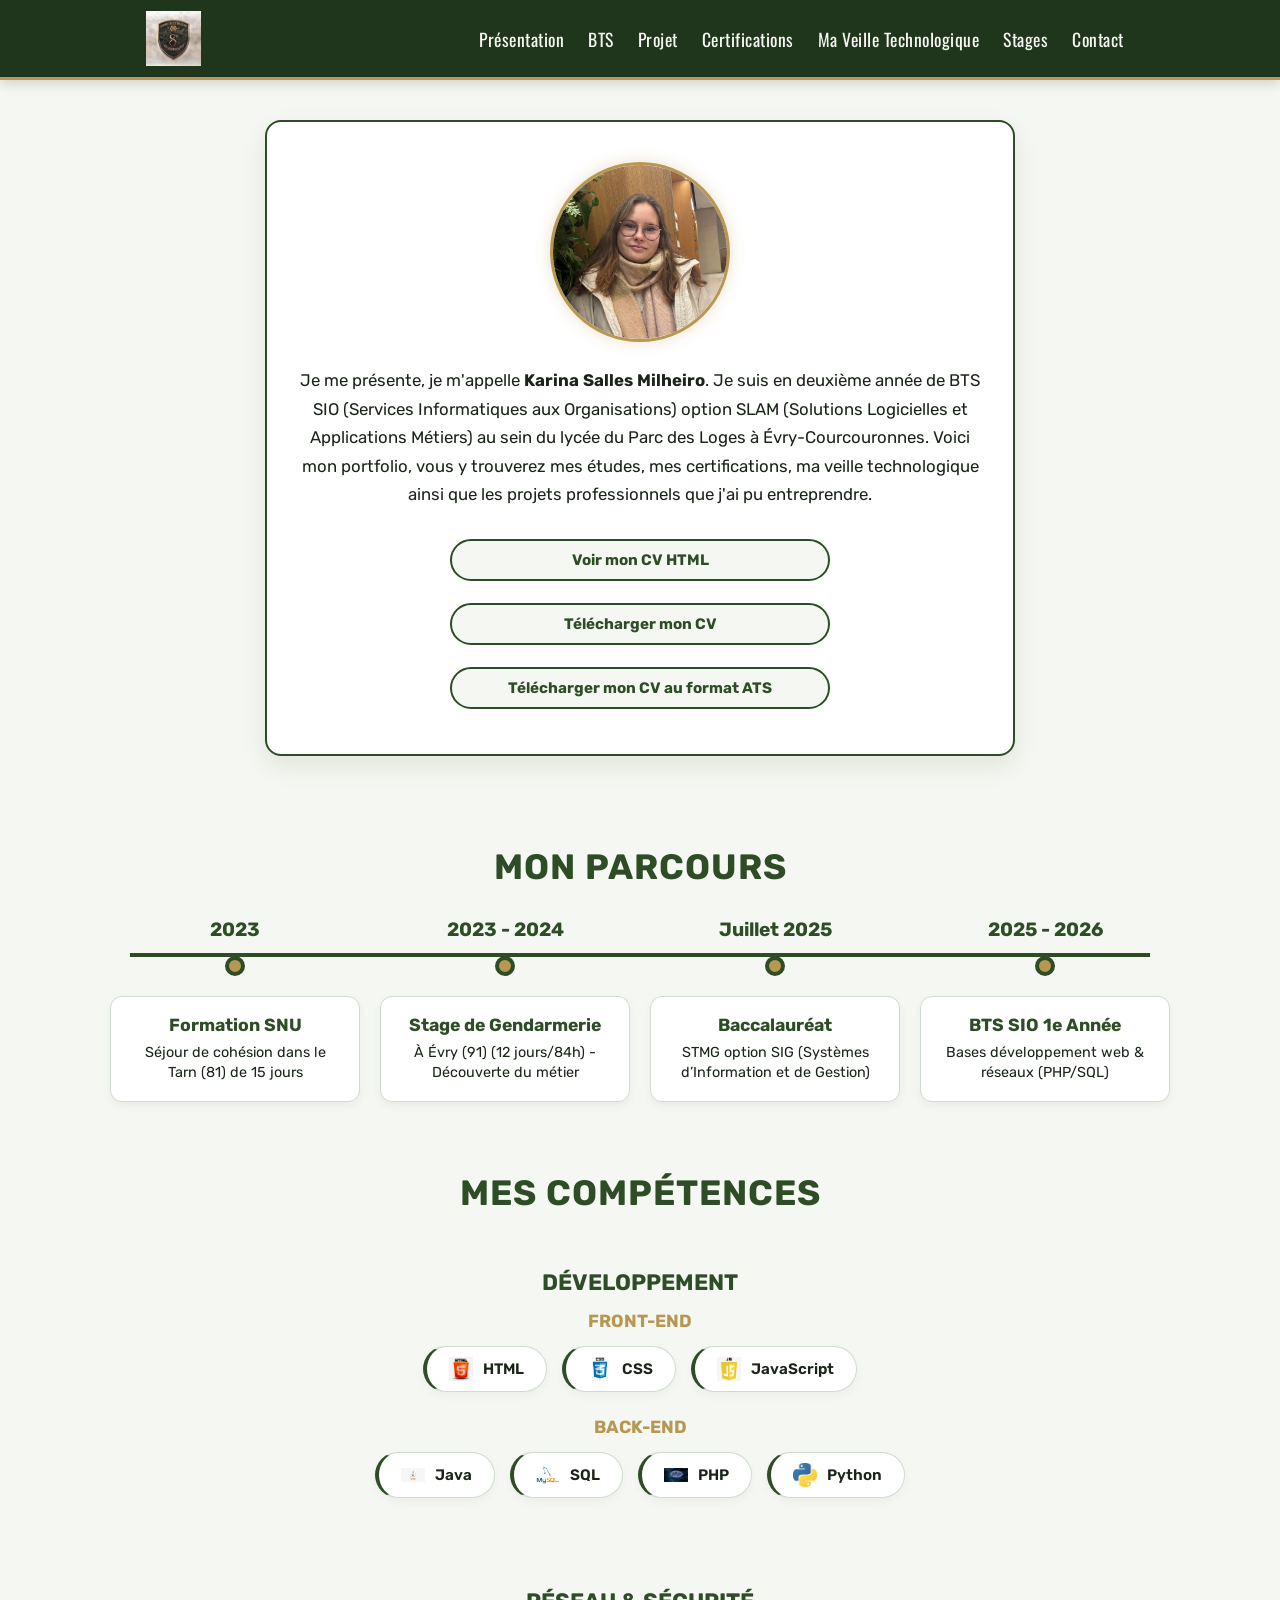
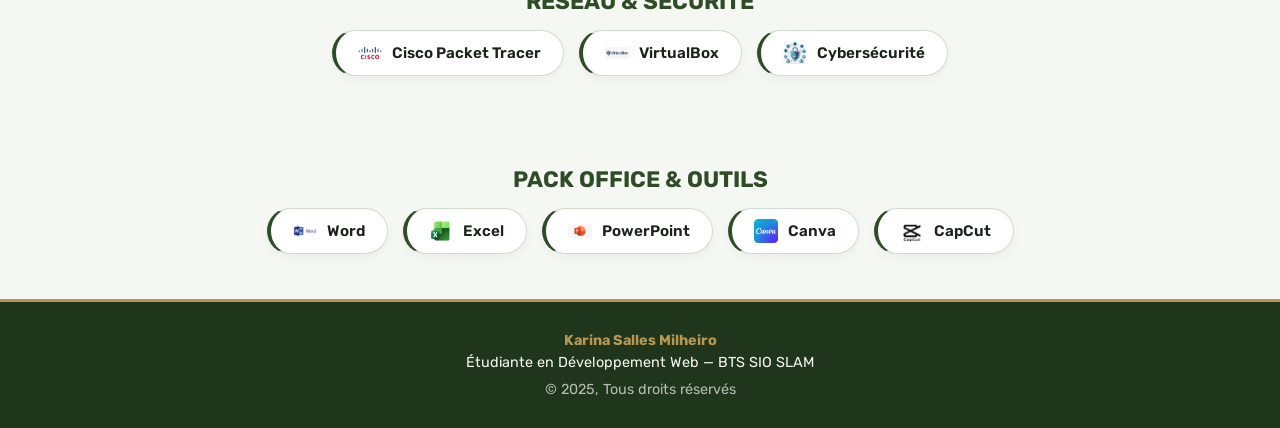
<file: index.html>
<!DOCTYPE html>
<html lang="fr">
<head>
    <meta charset="UTF-8">
    <!-- Balise viewport indispensable pour le rendu mobile / responsive -->
    <meta name="viewport" content="width=device-width, initial-scale=1.0">
    <title>Portfolio - Karina S.</title>
    
    <!-- Lien vers ton fichier CSS -->
    <link rel="stylesheet" href="Portfolio Karina.css">
</head>
<body>

    <!-- 1. EN-TÊTE ET BARRE DE NAVIGATION -->
    <header class="entete">
        <img src="MonLogoOfficiel.jpg" alt="Logo KSM" class="logo-img">
        <nav class="nav-links">
            <a href="index.html" id="enteteAccueil">Présentation</a>
            <a href="BTS.html" id="enteteBTS">BTS</a>
            <a href="projet.html" id="enteteProjet">Projet</a>
            <a href="Certif.html" id="enteteCertif">Certifications</a>
            <a href="VT.html" id="enteteVeille">Ma Veille Technologique</a>
            <a href="stages.html" id="enteteStages">Stages</a>
            <a href="MonContact.html" id="enteteContact">Contact</a>
        </nav>
    </header>

    <!-- 2. BLOC DE PRÉSENTATION -->
    <section class="moi">
        <img src="pdp.jpg" alt="Photo de Karina Salles" class="photo-profil">
        
        <p>
            Je me présente, je m'appelle <strong>Karina Salles Milheiro</strong>. 
            Je suis en deuxième année de BTS SIO (Services Informatiques aux Organisations) option SLAM 
            (Solutions Logicielles et Applications Métiers) au sein du lycée du Parc des Loges à Évry-Courcouronnes. 
            Voici mon portfolio, vous y trouverez mes études, mes certifications, ma veille technologique ainsi que les projets professionnels que j'ai pu entreprendre.
        </p>
        
        <!-- BOUTONS D'ACTION (CV) -->
        <div class="cta-container">
            <div class="cta">
                <a href="CV.html">Voir mon CV HTML</a>
            </div>
            <div class="cta">
                <a href="CV Stage 2027 Karina SALLES MILHEIRO.pdf" target="_blank">Télécharger mon CV</a>
            </div>
            <div class="cta">
                <a href="CV_ATS_Karina_Salles_Milheiro_stage_5semaines.pdf" target="_blank">Télécharger mon CV au format ATS</a>
            </div>
        </div>
    </section>

    <!-- 3. PARCOURS (FRISE CHRONOLOGIQUE) -->
    <h2 class="titre-section">Mon parcours</h2>
    
    <div class="frise-chronologique">
        <div class="etape">
            <div class="date">2023</div>
            <div class="point"></div>
            <div class="contenu">
                <h3>Formation SNU</h3>
                <p>Séjour de cohésion dans le Tarn (81) de 15 jours</p>
            </div>
        </div>
        
        <div class="etape">
            <div class="date">2023 - 2024</div>
            <div class="point"></div>
            <div class="contenu">
                <h3>Stage de Gendarmerie</h3>
                <p>À Évry (91) (12 jours/84h) - Découverte du métier</p>
            </div>
        </div>
        
        <div class="etape">
            <div class="date">Juillet 2025</div>
            <div class="point"></div>
            <div class="contenu">
                <h3>Baccalauréat</h3>
                <p>STMG option SIG (Systèmes d’Information et de Gestion)</p>
            </div>
        </div>

        <div class="etape">
            <div class="date">2025 - 2026</div>
            <div class="point"></div>
            <div class="contenu">
                <h3>BTS SIO 1e Année</h3>
                <p>Bases développement web & réseaux (PHP/SQL)</p>
            </div>
        </div>
    </div>

    <!-- 4. MES COMPÉTENCES (BADGES MODERNES) -->
    <h2 class="titre-section">Mes compétences</h2>

    <div class="categorie-competences">
        <h3 class="sous-titre-cat">Développement</h3>
        
        <h4 class="sous-titre-subcat">Front-end</h4>
        <div class="skills-grid">
            <div class="skill-badge"><img src="html.png" alt="HTML"> HTML</div>
            <div class="skill-badge"><img src="css.png" alt="CSS"> CSS</div>
            <div class="skill-badge"><img src="js.png" alt="JavaScript"> JavaScript</div>
        </div>

        <h4 class="sous-titre-subcat">Back-end</h4>
        <div class="skills-grid">
            <div class="skill-badge"><img src="java.png" alt="Java"> Java</div>
            <div class="skill-badge"><img src="mysql.jpg" alt="SQL"> SQL</div>
            <div class="skill-badge"><img src="php.png" alt="PHP"> PHP</div>
            <div class="skill-badge"><img src="python.jpg" alt="Python"> Python</div>
        </div>
    </div>

    <div class="categorie-competences">
        <h3 class="sous-titre-cat">Réseau & Sécurité</h3>
        <div class="skills-grid">
            <div class="skill-badge"><img src="cisco.png" alt="Cisco"> Cisco Packet Tracer</div>
            <div class="skill-badge"><img src="VM.png" alt="VirtualBox"> VirtualBox</div>
            <div class="skill-badge"><img src="cybersecu.png" alt="Cybersécurité"> Cybersécurité</div>
        </div>
    </div>

    <div class="categorie-competences">
        <h3 class="sous-titre-cat">Pack Office & Outils</h3>
        <div class="skills-grid">
            <div class="skill-badge"><img src="word.png" alt="Word"> Word</div>
            <div class="skill-badge"><img src="excel.jpg" alt="Excel"> Excel</div>
            <div class="skill-badge"><img src="pp.png" alt="PowerPoint"> PowerPoint</div>
            <div class="skill-badge"><img src="canva.png" alt="Canva"> Canva</div>
            <div class="skill-badge"><img src="capcut.jpg" alt="CapCut"> CapCut</div>
        </div>
    </div>

    <!-- 5. PIED DE PAGE -->
    <footer class="baspage">
        <p class="footer-nom">Karina Salles Milheiro</p>
        <p>Étudiante en Développement Web — BTS SIO SLAM</p>
        <p class="copyright">© 2025, Tous droits réservés</p>
    </footer>

</body>
</html>
</file>
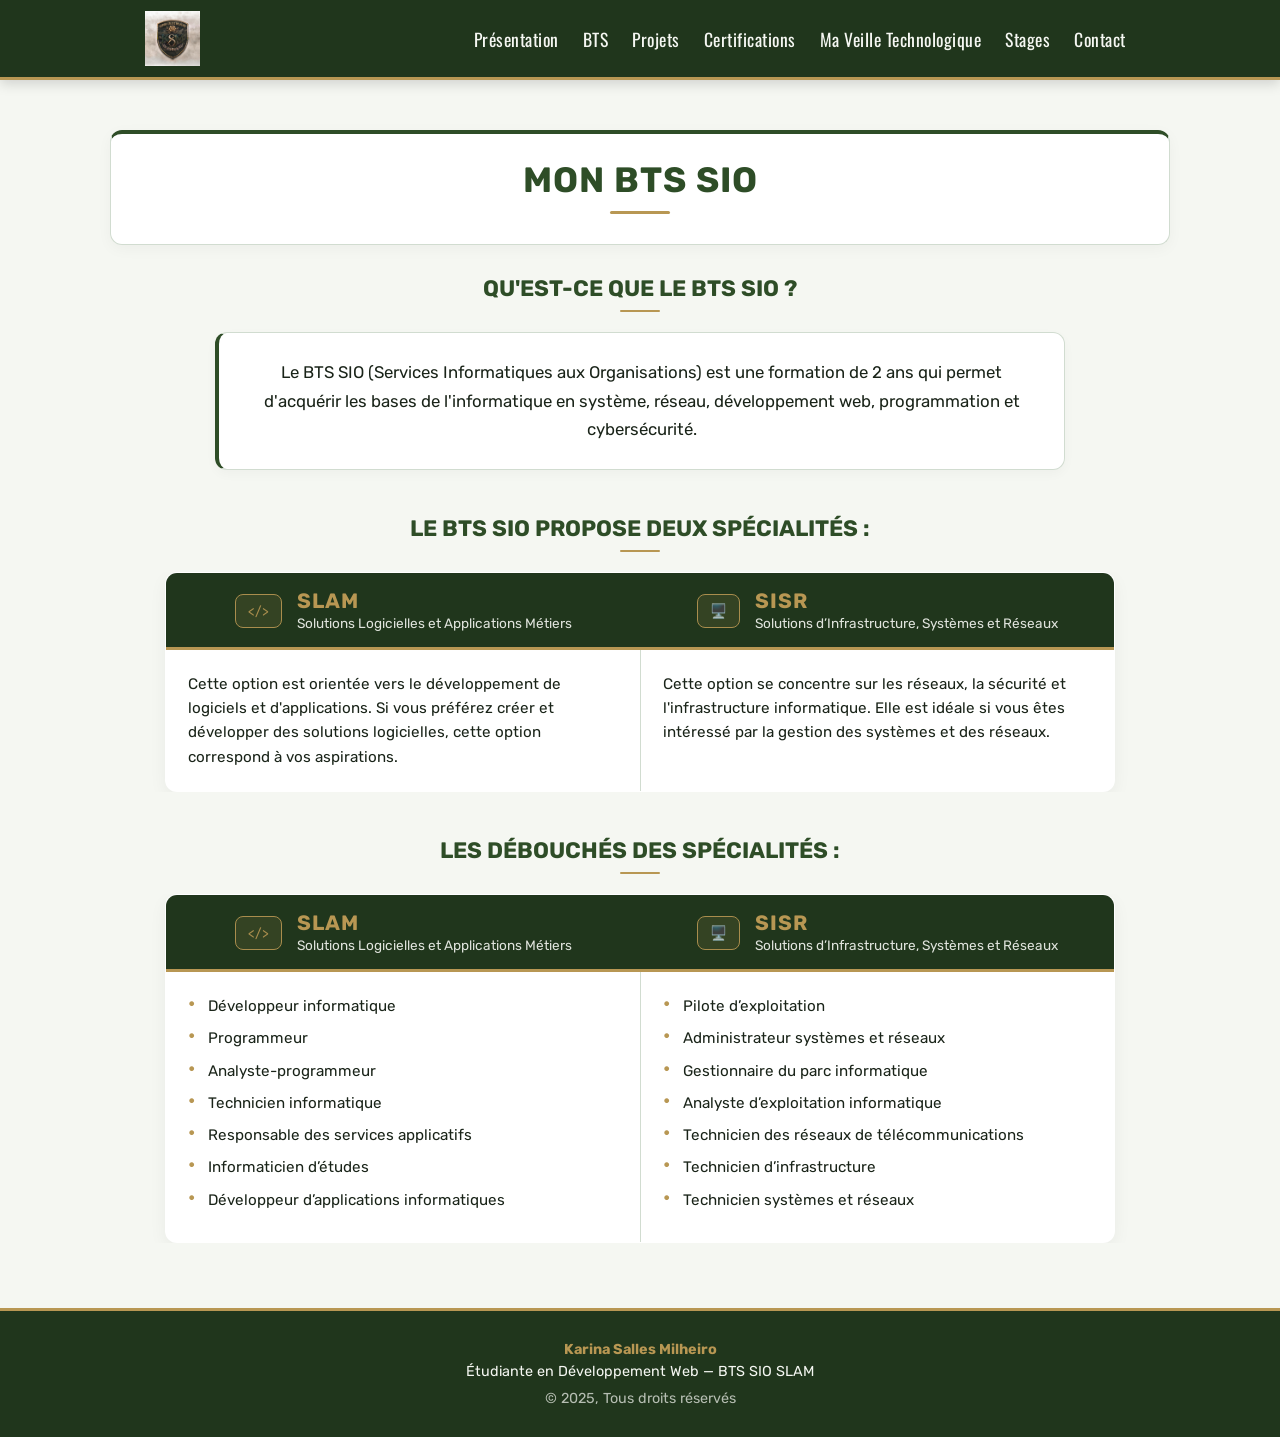
<file: BTS.html>
<!DOCTYPE html>
<html lang="fr">
<head>
    <meta charset="UTF-8">
    <meta name="viewport" content="width=device-width, initial-scale=1.0">
    <title>Portfolio - Karina S. - BTS SIO</title>
    <link rel="stylesheet" href="Portfolio Karina.css">
</head>
<body>

    <!-- BARRE DE NAVIGATION -->
    <header class="entete">
        <img src="MonLogoOfficiel.jpg" alt="Logo KSM" class="logo-img">
        <nav class="nav-links">
            <a href="index.html" id="enteteAccueil">Présentation</a>
            <a href="BTS.html" id="enteteBTS">BTS</a>
            <a href="projet.html" id="enteteProjet">Projets</a>
            <a href="Certif.html" id="enteteCertif">Certifications</a>
            <a href="VT.html" id="enteteVeille">Ma Veille Technologique</a>
            <a href="stages.html" id="enteteStages">Stages</a>
            <a href="MonContact.html" id="enteteContact">Contact</a>
        </nav>
    </header>

    <!-- CONTENU PRINCIPAL -->
    <main class="container">
        
        <header class="page-header">
            <h1>Mon BTS SIO</h1>
            <div class="titre-ligne"></div>
        </header>
        
        <!-- SECTION 1 : INTRODUCTION -->
        <section class="bts-section">
            <h3 class="sous-titre-cat">Qu'est-ce que le BTS SIO ?</h3>
            <div class="titre-ligne-petit"></div>
            
            <div class="bts-texte-intro">
                <p>
                    Le BTS SIO (Services Informatiques aux Organisations) est une formation de 2 ans 
                    qui permet d'acquérir les bases de l'informatique en système, réseau, développement web, 
                    programmation et cybersécurité.
                </p>
            </div>
        </section>

        <!-- SECTION 2 : LES SPÉCIALITÉS -->
        <section class="bts-section">
            <h3 class="sous-titre-cat">Le BTS SIO propose deux spécialités :</h3>
            <div class="titre-ligne-petit"></div>
            
            <div class="tableau-container">
                <table class="tableau-bts">
                    <thead>
                        <tr>
                            <th>
                                <div class="th-content">
                                    <span class="th-icon">&lt;/&gt;</span>
                                    <div>
                                        <strong>SLAM</strong>
                                        <span>Solutions Logicielles et Applications Métiers</span>
                                    </div>
                                </div>
                            </th>
                            <th>
                                <div class="th-content">
                                    <span class="th-icon">🖥️</span>
                                    <div>
                                        <strong>SISR</strong>
                                        <span>Solutions d’Infrastructure, Systèmes et Réseaux</span>
                                    </div>
                                </div>
                            </th>
                        </tr>
                    </thead>
                    <tbody>
                        <tr>
                            <td>
                                Cette option est orientée vers le développement de logiciels et d'applications. 
                                Si vous préférez créer et développer des solutions logicielles, cette option correspond à vos aspirations.
                            </td>
                            <td>
                                Cette option se concentre sur les réseaux, la sécurité et l'infrastructure informatique. 
                                Elle est idéale si vous êtes intéressé par la gestion des systèmes et des réseaux.
                            </td>
                        </tr>
                    </tbody>
                </table>
            </div>
        </section>
        
        <!-- SECTION 3 : LES DÉBOUCHÉS -->
        <section class="bts-section">
            <h3 class="sous-titre-cat">Les débouchés des spécialités :</h3>
            <div class="titre-ligne-petit"></div>
            
            <div class="tableau-container">
                <table class="tableau-bts">
                    <thead>
                        <tr>
                            <th>
                                <div class="th-content">
                                    <span class="th-icon">&lt;/&gt;</span>
                                    <div>
                                        <strong>SLAM</strong>
                                        <span>Solutions Logicielles et Applications Métiers</span>
                                    </div>
                                </div>
                            </th>
                            <th>
                                <div class="th-content">
                                    <span class="th-icon">🖥️</span>
                                    <div>
                                        <strong>SISR</strong>
                                        <span>Solutions d’Infrastructure, Systèmes et Réseaux</span>
                                    </div>
                                </div>
                            </th>
                        </tr>
                    </thead>
                    <tbody>
                        <tr>
                            <td>
                                <ul class="custom-list">
                                    <li>Développeur informatique</li>
                                    <li>Programmeur</li>
                                    <li>Analyste-programmeur</li>
                                    <li>Technicien informatique</li>
                                    <li>Responsable des services applicatifs</li>
                                    <li>Informaticien d’études</li>
                                    <li>Développeur d’applications informatiques</li>
                                </ul>
                            </td>
                            <td>
                                <ul class="custom-list">
                                    <li>Pilote d’exploitation</li>
                                    <li>Administrateur systèmes et réseaux</li>
                                    <li>Gestionnaire du parc informatique</li>
                                    <li>Analyste d’exploitation informatique</li>
                                    <li>Technicien des réseaux de télécommunications</li>
                                    <li>Technicien d’infrastructure</li>
                                    <li>Technicien systèmes et réseaux</li>
                                </ul>
                            </td>
                        </tr>
                    </tbody>
                </table>
            </div>
        </section>

    </main>

    <!-- PIED DE PAGE -->
    <footer class="baspage">
        <p class="footer-nom">Karina Salles Milheiro</p>
        <p>Étudiante en Développement Web — BTS SIO SLAM</p>
        <p class="copyright">© 2025, Tous droits réservés</p>
    </footer>

</body>
</html>
</file>
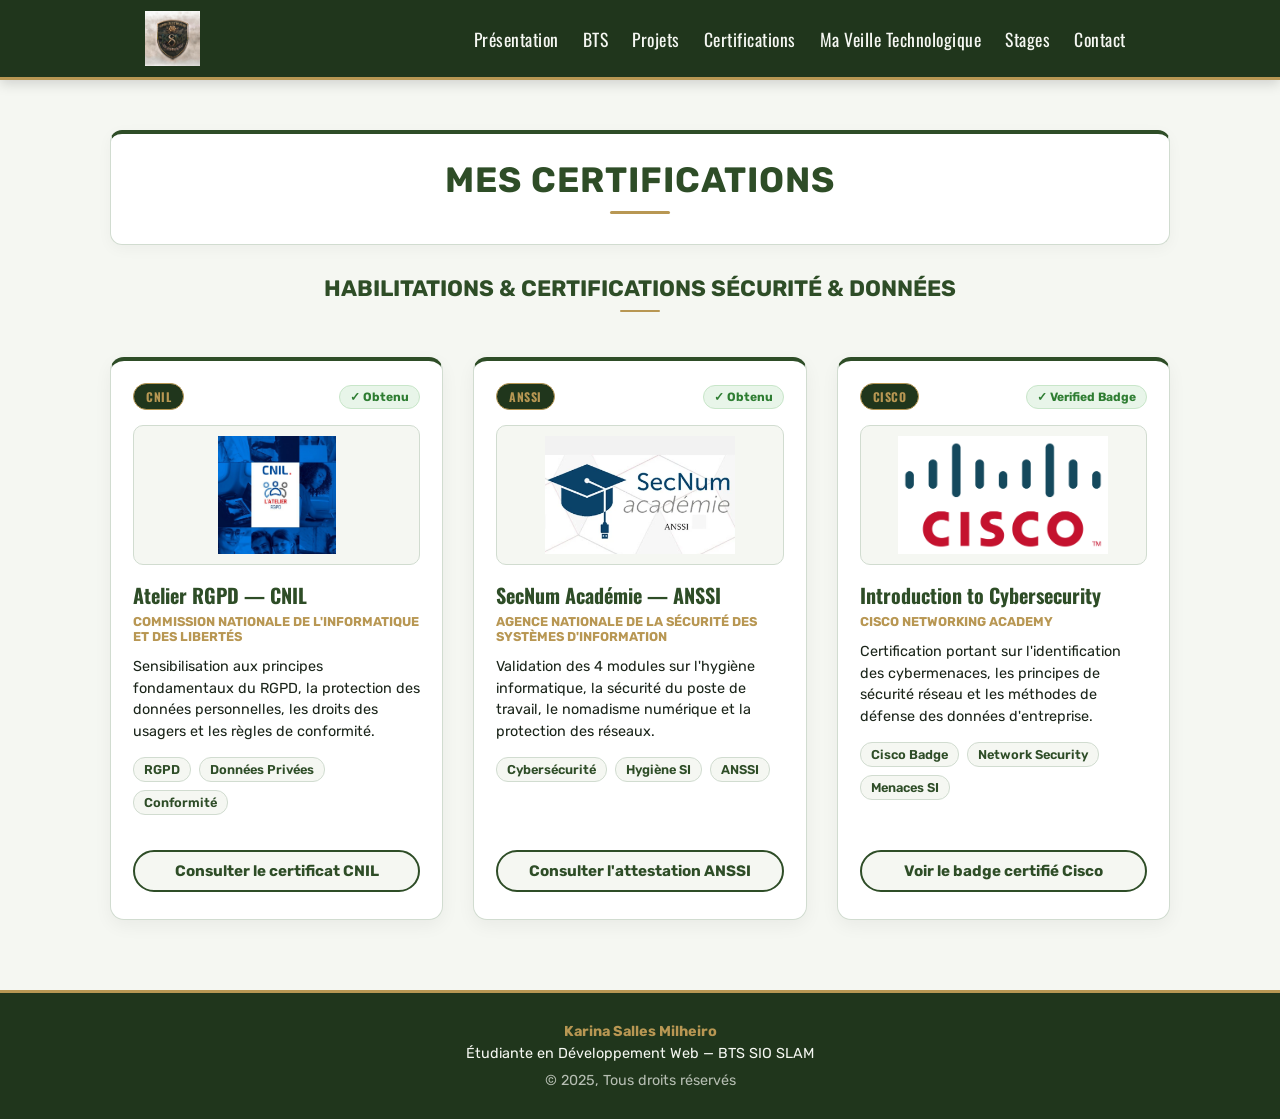
<file: Certif.html>
<!DOCTYPE html>
<html lang="fr">
<head>
    <meta charset="UTF-8">
    <meta name="viewport" content="width=device-width, initial-scale=1.0">
    <title>Portfolio - Karina S. - Certifications</title>
    <link rel="stylesheet" href="Portfolio Karina.css">
</head>
<body>

    <!-- BARRE DE NAVIGATION -->
    <div class="entete">
        <img src="MonLogoOfficiel.jpg" alt="Logo KSM" class="logo-img">
        <div class="nav-links">
            <a href="index.html" id="enteteAccueil">Présentation</a>
            <a href="BTS.html" id="enteteBTS">BTS</a>
            <a href="projet.html" id="enteteProjet">Projets</a>
            <a href="Certif.html" id="enteteCertif">Certifications</a>
            <a href="VT.html" id="enteteVeille">Ma Veille Technologique</a>
            <a href="stages.html" id="enteteStages">Stages</a>
            <a href="MonContact.html" id="enteteContact">Contact</a>
        </div>
    </div>

    <!-- CONTENU PRINCIPAL -->
    <div class="container">
        
        <!-- EN-TÊTE ENCADRÉ (REMIS COMME SUR LES AUTRES PAGES) -->
        <header class="page-header">
            <h1>Mes Certifications</h1>
            <div class="titre-ligne"></div>
        </header>

        <div class="bts-section">
            <h3 class="sous-titre-cat">Habilitations & Certifications Sécurité & Données</h3>
            <div class="titre-ligne-petit"></div>
        </div>

        <!-- GRILLE DES CERTIFICATIONS -->
        <div class="certifs-grid">

            <!-- CARTE 1 : CNIL -->
            <div class="carte-certif">
                <div class="certif-header">
                    <span class="certif-tag-org">CNIL</span>
                    <span class="certif-status">✓ Obtenu</span>
                </div>

                <div class="certif-img-container">
                    <img src="cnil_mooc_rgpd.jpg" alt="Atelier RGPD CNIL" class="certif-img">
                </div>

                <div class="certif-body">
                    <h3>Atelier RGPD — CNIL</h3>
                    <p class="certif-orga">Commission Nationale de l'Informatique et des Libertés</p>
                    <p class="certif-desc">
                        Sensibilisation aux principes fondamentaux du RGPD, la protection des données personnelles, les droits des usagers et les règles de conformité.
                    </p>
                    <div class="projet-techs">
                        <span class="tech-tag">RGPD</span>
                        <span class="tech-tag">Données Privées</span>
                        <span class="tech-tag">Conformité</span>
                    </div>
                </div>

                <div class="cta certif-btn">
                    <a href="Certificat module 6.pdf" target="_blank">Consulter le certificat CNIL</a>
                </div>
            </div>

            <!-- CARTE 2 : ANSSI -->
            <div class="carte-certif">
                <div class="certif-header">
                    <span class="certif-tag-org">ANSSI</span>
                    <span class="certif-status">✓ Obtenu</span>
                </div>

                <div class="certif-img-container">
                    <img src="SecNum.webp" alt="SecNum Académie ANSSI" class="certif-img">
                </div>

                <div class="certif-body">
                    <h3>SecNum Académie — ANSSI</h3>
                    <p class="certif-orga">Agence Nationale de la Sécurité des Systèmes d'Information</p>
                    <p class="certif-desc">
                        Validation des 4 modules sur l'hygiène informatique, la sécurité du poste de travail, le nomadisme numérique et la protection des réseaux.
                    </p>
                    <div class="projet-techs">
                        <span class="tech-tag">Cybersécurité</span>
                        <span class="tech-tag">Hygiène SI</span>
                        <span class="tech-tag">ANSSI</span>
                    </div>
                </div>

                <div class="cta certif-btn">
                    <a href="Certification SecNum Académie.pdf" target="_blank">Consulter l'attestation ANSSI</a>
                </div>
            </div>

            <!-- CARTE 3 : CISCO -->
            <div class="carte-certif">
                <div class="certif-header">
                    <span class="certif-tag-org">CISCO</span>
                    <span class="certif-status">✓ Verified Badge</span>
                </div>

                <div class="certif-img-container">
                    <img src="cisco.png" alt="Introduction to Cybersecurity Cisco" class="certif-img">
                </div>

                <div class="certif-body">
                    <h3>Introduction to Cybersecurity</h3>
                    <p class="certif-orga">Cisco Networking Academy</p>
                    <p class="certif-desc">
                        Certification portant sur l'identification des cybermenaces, les principes de sécurité réseau et les méthodes de défense des données d'entreprise.
                    </p>
                    <div class="projet-techs">
                        <span class="tech-tag">Cisco Badge</span>
                        <span class="tech-tag">Network Security</span>
                        <span class="tech-tag">Menaces SI</span>
                    </div>
                </div>

                <div class="cta certif-btn">
                    <a href="Certification Introduction à la cybersécurité Cisco Karina Salles Milheiro.pdf" target="_blank">Voir le badge certifié Cisco</a>
                </div>
            </div>

        </div>

    </div>

    <!-- PIED DE PAGE -->
    <div class="baspage">
        <p class="footer-nom">Karina Salles Milheiro</p>
        <p>Étudiante en Développement Web — BTS SIO SLAM</p>
        <p class="copyright">© 2025, Tous droits réservés</p>
    </div>

</body>
</html>
</file>
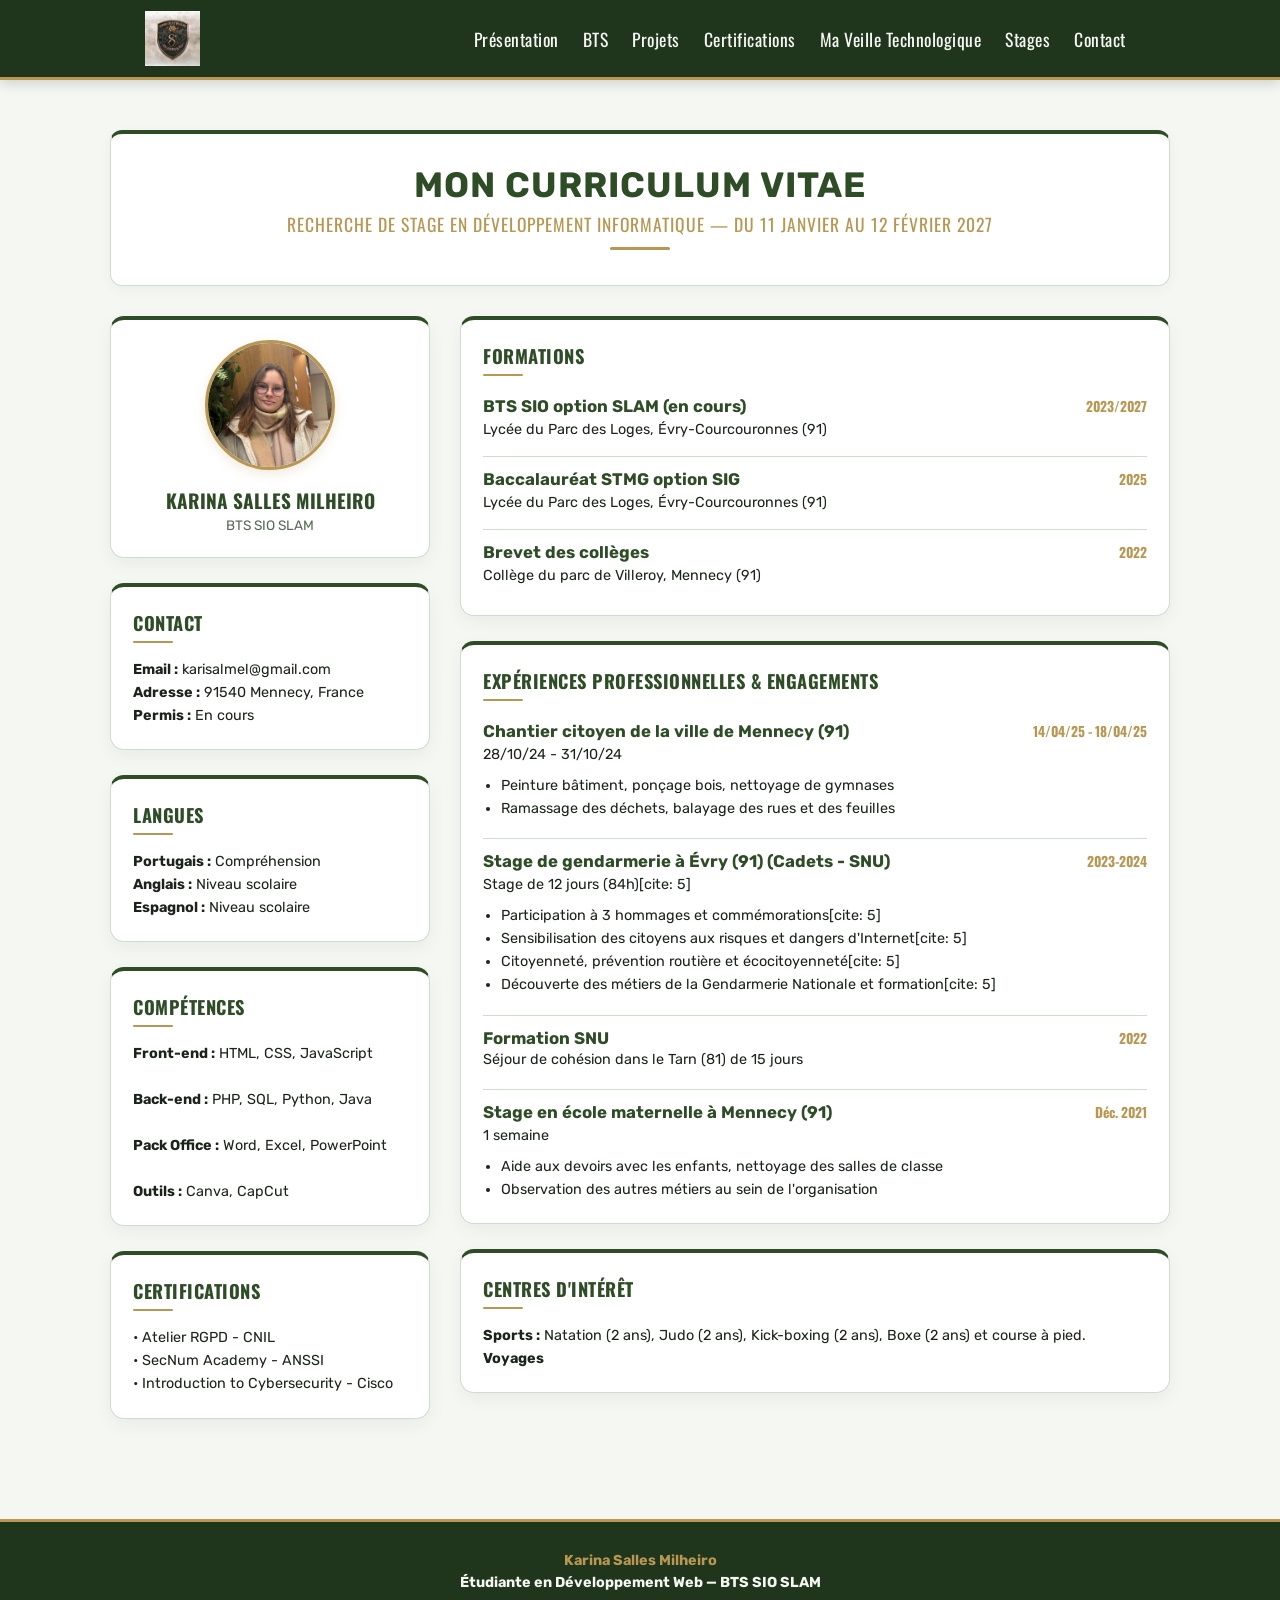
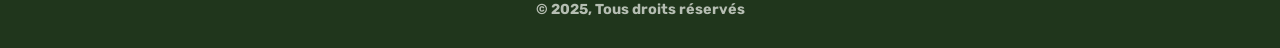
<file: CV.html>
<!DOCTYPE html>
<html lang="fr">
<head>
    <meta charset="UTF-8">
    <meta name="viewport" content="width=device-width, initial-scale=1.0">
    <title>Portfolio - Karina S. - Mon CV</title>
    <link rel="stylesheet" href="CvPage.css">
</head>
<body>

    <!-- BARRE DE NAVIGATION -->
    <div class="entete">
        <img src="MonLogoOfficiel.jpg" alt="Logo KSM" class="logo-img">
        <div class="nav-links">
            <a href="index.html" id="enteteAccueil">Présentation</a>
            <a href="BTS.html" id="enteteBTS">BTS</a>
            <a href="projet.html" id="enteteProjet">Projets</a>
            <a href="Certif.html" id="enteteCertif">Certifications</a>
            <a href="VT.html" id="enteteVeille">Ma Veille Technologique</a>
            <a href="stages.html" id="enteteStages">Stages</a>
            <a href="MonContact.html" id="enteteContact">Contact</a>
        </div>
    </div>

    <!-- CONTENU PRINCIPAL -->
    <div class="container">
        
        <!-- EN-TÊTE DU CV -->
        <header class="page-header">
            <h1>Mon Curriculum Vitae</h1>
            <p style="color: var(--gold-chic); font-family: 'Oswald', sans-serif; font-size: 1.1rem; text-transform: uppercase; margin-top: 5px; letter-spacing: 1px;">
                Recherche de stage en développement informatique — du 11 janvier au 12 février 2027
            </p>
            <div class="titre-ligne"></div>
        </header>

        <!-- MISE EN PAGE EN 2 COLONNES -->
        <div class="cv-grid-container">

            <!-- COLONNE DE GAUCHE : PHOTO, CONTACT, LANGUES, COMPÉTENCES, CERTIFS -->
            <div class="cv-colonne-gauche">

                <!-- PHOTO DE PROFIL -->
                <div class="carte-cv" style="text-align: center; padding: 20px;">
                    <img src="pdp.jpg" alt="Karina Salles Milheiro" style="width: 130px; height: 130px; border-radius: 50%; border: 3px solid var(--gold-chic); object-fit: cover; box-shadow: 0 4px 12px rgba(184, 151, 83, 0.2);">
                    <h3 style="color: var(--accent-color); font-family: 'Oswald', sans-serif; font-size: 1.2rem; margin-top: 12px; text-transform: uppercase;">Karina Salles Milheiro</h3>
                    <p style="font-size: 0.85rem; color: var(--text-muted); font-family: 'Rubik', sans-serif;">BTS SIO SLAM</p>
                </div>

                <!-- CONTACT -->
                <div class="carte-cv">
                    <h3 class="sous-titre-subcat">Contact</h3>
                    <div class="titre-ligne-petit" style="margin: 5px 0 15px 0;"></div>
                    <p>
                        <strong>Email :</strong> karisalmel@gmail.com<br>
                        <strong>Adresse :</strong> 91540 Mennecy, France<br>
                        <strong>Permis :</strong> En cours
                    </p>
                </div>

                <!-- LANGUES -->
                <div class="carte-cv">
                    <h3 class="sous-titre-subcat">Langues</h3>
                    <div class="titre-ligne-petit" style="margin: 5px 0 15px 0;"></div>
                    <p>
                        <strong>Portugais :</strong> Compréhension<br>
                        <strong>Anglais :</strong> Niveau scolaire<br>
                        <strong>Espagnol :</strong> Niveau scolaire
                    </p>
                </div>

                <!-- COMPÉTENCES -->
                <div class="carte-cv">
                    <h3 class="sous-titre-subcat">Compétences</h3>
                    <div class="titre-ligne-petit" style="margin: 5px 0 15px 0;"></div>
                    <p>
                        <strong>Front-end :</strong> HTML, CSS, JavaScript<br><br>
                        <strong>Back-end :</strong> PHP, SQL, Python, Java<br><br>
                        <strong>Pack Office :</strong> Word, Excel, PowerPoint<br><br>
                        <strong>Outils :</strong> Canva, CapCut
                    </p>
                </div>

                <!-- CERTIFICATIONS -->
                <div class="carte-cv">
                    <h3 class="sous-titre-subcat">Certifications</h3>
                    <div class="titre-ligne-petit" style="margin: 5px 0 15px 0;"></div>
                    <p>
                        • Atelier RGPD - CNIL<br>
                        • SecNum Academy - ANSSI<br>
                        • Introduction to Cybersecurity - Cisco
                    </p>
                </div>

            </div>

            <!-- COLONNE DE DROITE : FORMATIONS, EXPÉRIENCES & CENTRES D'INTÉRÊT -->
            <div class="cv-colonne-droite">

                <!-- FORMATIONS -->
                <div class="carte-cv">
                    <h3 class="sous-titre-subcat">Formations</h3>
                    <div class="titre-ligne-petit" style="margin: 5px 0 20px 0;"></div>
                    
                    <div style="margin-bottom: 15px;">
                        <div class="cv-item-titre">
                            <span>BTS SIO option SLAM (en cours)</span>
                            <span class="cv-item-date">2023/2027</span>
                        </div>
                        <p class="cv-item-sous-texte">Lycée du Parc des Loges, Évry-Courcouronnes (91)</p>
                    </div>
                    <hr style="border: none; border-top: 1px solid var(--border-color); margin: 12px 0;">

                    <div style="margin-bottom: 15px;">
                        <div class="cv-item-titre">
                            <span>Baccalauréat STMG option SIG</span>
                            <span class="cv-item-date">2025</span>
                        </div>
                        <p class="cv-item-sous-texte">Lycée du Parc des Loges, Évry-Courcouronnes (91)</p>
                    </div>
                    <hr style="border: none; border-top: 1px solid var(--border-color); margin: 12px 0;">

                    <div>
                        <div class="cv-item-titre">
                            <span>Brevet des collèges</span>
                            <span class="cv-item-date">2022</span>
                        </div>
                        <p class="cv-item-sous-texte">Collège du parc de Villeroy, Mennecy (91)</p>
                    </div>
                </div>

                <!-- EXPÉRIENCES -->
                <div class="carte-cv">
                    <h3 class="sous-titre-subcat">Expériences Professionnelles & Engagements</h3>
                    <div class="titre-ligne-petit" style="margin: 5px 0 20px 0;"></div>

                    <!-- EXP 1 -->
                    <div style="margin-bottom: 18px;">
                        <div class="cv-item-titre">
                            <span>Chantier citoyen de la ville de Mennecy (91)</span>
                            <span class="cv-item-date">14/04/25 - 18/04/25</span>
                        </div>
                        <p class="cv-item-sous-texte">28/10/24 - 31/10/24</p>
                        <ul>
                            <li>Peinture bâtiment, ponçage bois, nettoyage de gymnases</li>
                            <li>Ramassage des déchets, balayage des rues et des feuilles</li>
                        </ul>
                    </div>
                    <hr style="border: none; border-top: 1px solid var(--border-color); margin: 12px 0;">

                    <!-- EXP 2 -->
                    <div style="margin-bottom: 18px;">
                        <div class="cv-item-titre">
                            <span>Stage de gendarmerie à Évry (91) (Cadets - SNU)</span>
                            <span class="cv-item-date">2023-2024</span>
                        </div>
                        <p class="cv-item-sous-texte">Stage de 12 jours (84h)[cite: 5]</p>
                        <ul>
                            <li>Participation à 3 hommages et commémorations[cite: 5]</li>
                            <li>Sensibilisation des citoyens aux risques et dangers d'Internet[cite: 5]</li>
                            <li>Citoyenneté, prévention routière et écocitoyenneté[cite: 5]</li>
                            <li>Découverte des métiers de la Gendarmerie Nationale et formation[cite: 5]</li>
                        </ul>
                    </div>
                    <hr style="border: none; border-top: 1px solid var(--border-color); margin: 12px 0;">

                    <!-- EXP 3 -->
                    <div style="margin-bottom: 18px;">
                        <div class="cv-item-titre">
                            <span>Formation SNU</span>
                            <span class="cv-item-date">2022</span>
                        </div>
                        <p style="font-size: 0.9rem; font-family: 'Rubik', sans-serif;">Séjour de cohésion dans le Tarn (81) de 15 jours</p>
                    </div>
                    <hr style="border: none; border-top: 1px solid var(--border-color); margin: 12px 0;">

                    <!-- EXP 4 -->
                    <div>
                        <div class="cv-item-titre">
                            <span>Stage en école maternelle à Mennecy (91)</span>
                            <span class="cv-item-date">Déc. 2021</span>
                        </div>
                        <p class="cv-item-sous-texte">1 semaine</p>
                        <ul>
                            <li>Aide aux devoirs avec les enfants, nettoyage des salles de classe</li>
                            <li>Observation des autres métiers au sein de l'organisation</li>
                        </ul>
                    </div>
                </div>

                <!-- CENTRES D'INTÉRÊT -->
                <div class="carte-cv">
                    <h3 class="sous-titre-subcat">Centres d'intérêt</h3>
                    <div class="titre-ligne-petit" style="margin: 5px 0 15px 0;"></div>
                    <p>
                        <strong>Sports :</strong> Natation (2 ans), Judo (2 ans), Kick-boxing (2 ans), Boxe (2 ans) et course à pied.<br>
                        <strong>Voyages
                    </p>
                </div>

            </div>

        </div>

    </div>

    <!-- PIED DE PAGE -->
    <div class="baspage">
        <p class="footer-nom">Karina Salles Milheiro</p>
        <p>Étudiante en Développement Web — BTS SIO SLAM</p>
        <p class="copyright">© 2025, Tous droits réservés</p>
    </div>

</body>
</html>
</file>
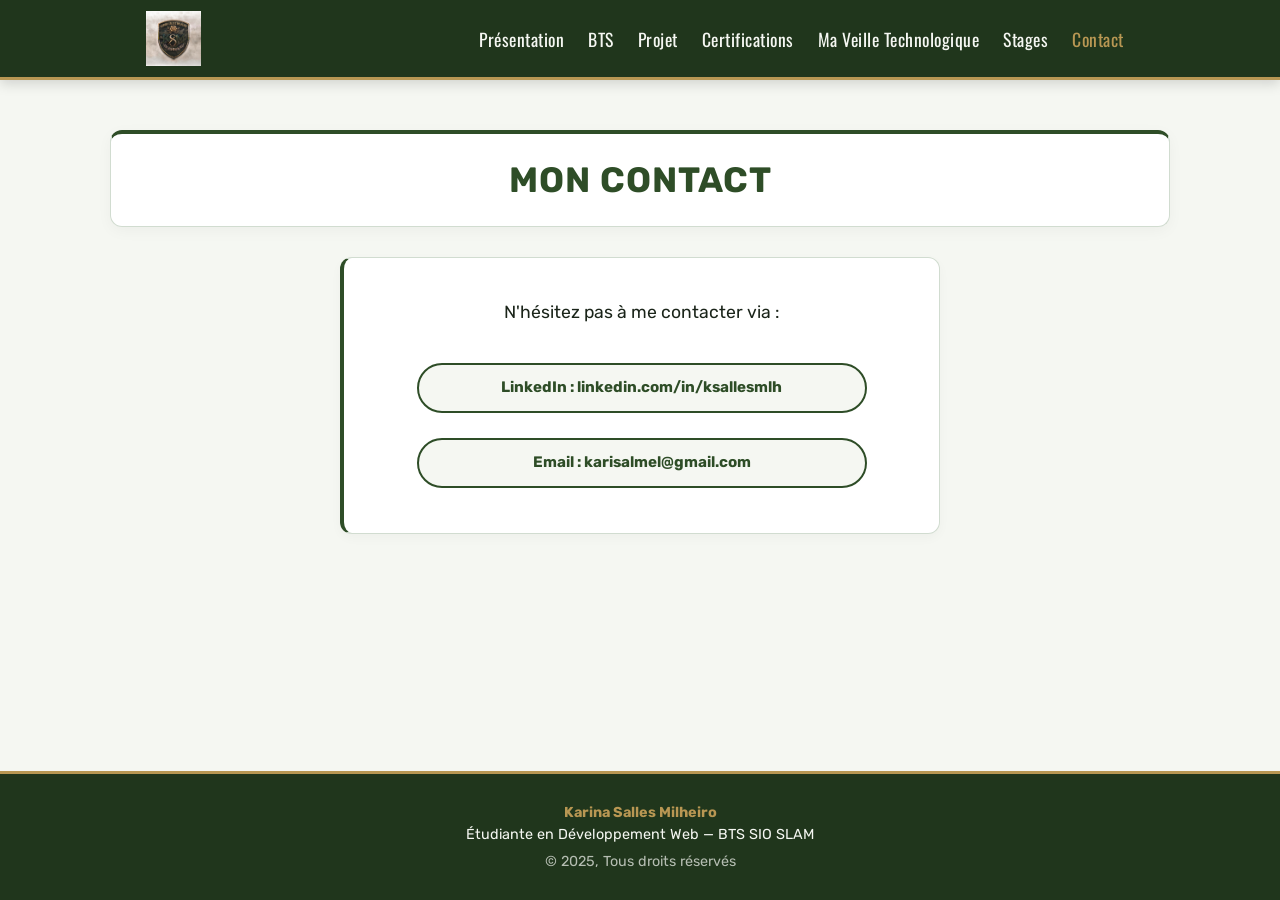
<file: MonContact.html>
<!DOCTYPE html>
<html lang="fr">
<head>
    <meta charset="UTF-8">
    <meta name="viewport" content="width=device-width, initial-scale=1.0">
    <title>Contact - Karina S.</title>
    <link rel="stylesheet" href="Portfolio Karina.css">
</head>
<body>

    <!-- 1. EN-TÊTE ET BARRE DE NAVIGATION -->
    <header class="entete">
        <img src="MonLogoOfficiel.jpg" alt="Logo KSM" class="logo-img">
        <nav class="nav-links">
            <a href="index.html" id="enteteAccueil">Présentation</a>
            <a href="BTS.html" id="enteteBTS">BTS</a>
            <a href="projet.html" id="enteteProjet">Projet</a>
            <a href="Certif.html" id="enteteCertif">Certifications</a>
            <a href="VT.html" id="enteteVeille">Ma Veille Technologique</a>
            <a href="stages.html" id="enteteStages">Stages</a>
            <a href="MonContact.html" id="enteteContact" style="color: var(--gold-chic);">Contact</a>
        </nav>
    </header>

    <!-- 2. EN-TÊTE DE PAGE -->
    <div class="container">
        <header class="page-header">
            <h1>Mon Contact</h1>
        </header>

        <!-- 3. SECTION CONTACT -->
        <section class="bts-section">
            <div class="bts-texte-intro" style="text-align: center; max-width: 600px; margin: 0 auto; padding: 40px;">
                <p style="font-size: 1.1rem; margin-bottom: 30px;">
                    N'hésitez pas à me contacter via :
                </p>
                <div class="cta-container" style="display: flex; flex-direction: column; gap: 15px; align-items: center;">
                    <div class="cta" style="width: 100%; max-width: 450px;">
                        <a href="https://linkedin.com/in/ksallesmlh" target="_blank">LinkedIn : linkedin.com/in/ksallesmlh</a>
                    </div>
                    <div class="cta" style="width: 100%; max-width: 450px;">
                        <a href="mailto:karisalmel@gmail.com">Email : karisalmel@gmail.com</a>
                    </div>
                </div>
            </div>
        </section>
    </div>

    <!-- 4. PIED DE PAGE -->
    <footer class="baspage">
        <p class="footer-nom">Karina Salles Milheiro</p>
        <p>Étudiante en Développement Web — BTS SIO SLAM</p>
        <p class="copyright">© 2025, Tous droits réservés</p>
    </footer>

</body>
</html>
</file>
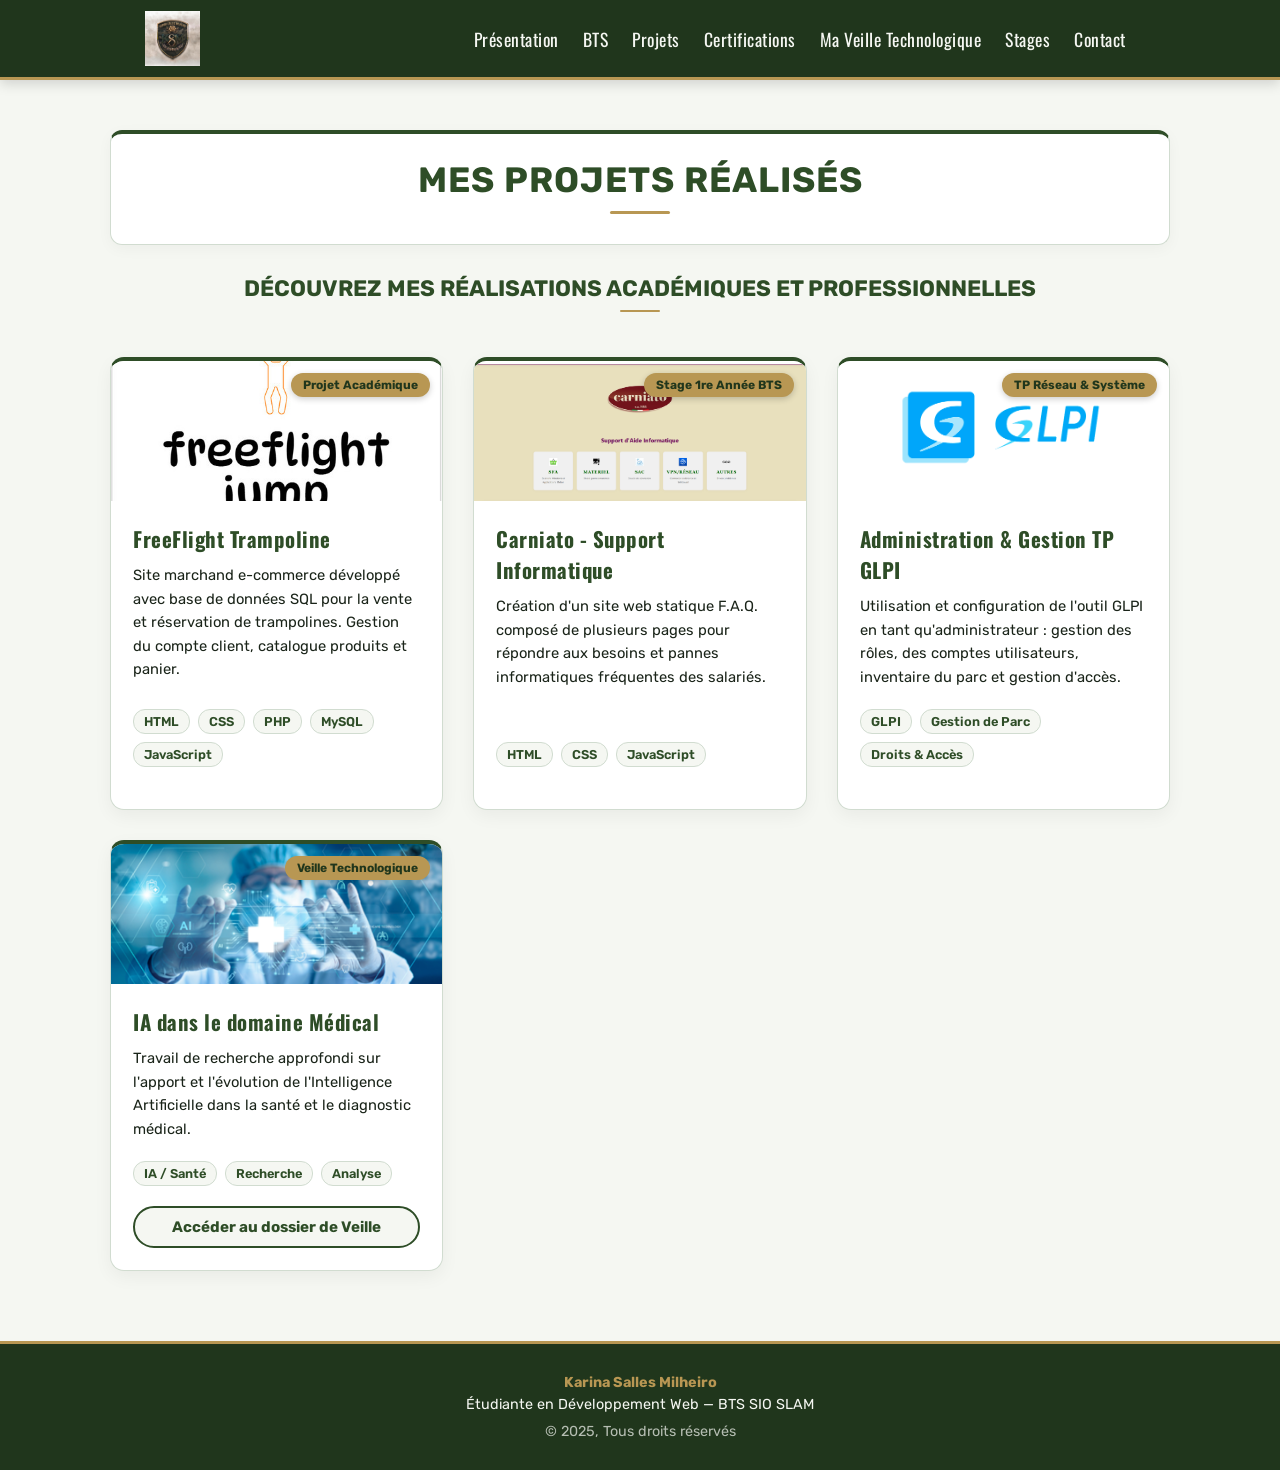
<file: projet.html>
<!DOCTYPE html>
<html lang="fr">
<head>
    <meta charset="UTF-8">
    <meta name="viewport" content="width=device-width, initial-scale=1.0">
    <title>Portfolio - Karina S. - Projets</title>
    <link rel="stylesheet" href="Portfolio Karina.css">
</head>
<body>

    <!-- 1. BARRE DE NAVIGATION -->
    <header class="entete">
        <img src="MonLogoOfficiel.jpg" alt="Logo KSM" class="logo-img">
        <nav class="nav-links">
            <a href="index.html" id="enteteAccueil">Présentation</a>
            <a href="BTS.html" id="enteteBTS">BTS</a>
            <a href="projet.html" id="enteteProjet">Projets</a>
            <a href="Certif.html" id="enteteCertif">Certifications</a>
            <a href="VT.html" id="enteteVeille">Ma Veille Technologique</a>
            <a href="stages.html" id="enteteStages">Stages</a>
            <a href="MonContact.html" id="enteteContact">Contact</a>
        </nav>
    </header>

    <!-- 2. CONTENU PRINCIPAL -->
    <main class="container">
        
        <header class="page-header">
            <h1>Mes Projets Réalisés</h1>
            <div class="titre-ligne"></div>
        </header>

        <section class="bts-section">
            <h3 class="sous-titre-cat">Découvrez mes réalisations académiques et professionnelles</h3>
            <div class="titre-ligne-petit"></div>
        </section>

        <!-- GRILLE DE PROJETS -->
        <div class="projets-grid">

            <!-- PROJET 1 : FREEFLIGHT TRAMPOLINE -->
            <article class="carte-projet">
                <div class="projet-image-box">
                    <img src="logo_site_trampo.jpg" alt="Projet FreeFlight Jump" class="projet-img">
                    <span class="projet-badge-type">Projet Académique</span>
                </div>
                <div class="projet-content">
                    <h3>FreeFlight Trampoline</h3>
                    <p class="projet-desc">
                        Site marchand e-commerce développé avec base de données SQL pour la vente et réservation de trampolines. Gestion du compte client, catalogue produits et panier.
                    </p>
                    
                    <div class="projet-techs">
                        <span class="tech-tag">HTML</span>
                        <span class="tech-tag">CSS</span>
                        <span class="tech-tag">PHP</span>
                        <span class="tech-tag">MySQL</span>
                        <span class="tech-tag">JavaScript</span>
                    </div>

                    <!-- <div class="cta projet-btn">
                        <a href="#">Voir les détails du projet</a>
                    </div> -->
                </div>
            </article>

            <!-- PROJET 2 : CARNIATO SUPPORT INFORMATIQUE -->
            <article class="carte-projet">
                <div class="projet-image-box">
                    <img src="Capture d'écran site carniato.png" alt="Projet Carniato Support" class="projet-img">
                    <span class="projet-badge-type">Stage 1re Année BTS</span>
                </div>
                <div class="projet-content">
                    <h3>Carniato - Support Informatique</h3>
                    <p class="projet-desc">
                        Création d'un site web statique F.A.Q. composé de plusieurs pages pour répondre aux besoins et pannes informatiques fréquentes des salariés.
                    </p>

                    <div class="projet-techs">
                        <span class="tech-tag">HTML</span>
                        <span class="tech-tag">CSS</span>
                        <span class="tech-tag">JavaScript</span>
                    </div>

                    <!-- <div class="cta projet-btn">
                        <a href="#">Consulter la FAQ Carniato</a>
                    </div> -->
                </div>
            </article>

            <!-- PROJET 3 : TP GLPI -->
            <article class="carte-projet">
                <div class="projet-image-box">
                    <img src="GLPI.gif" alt="TP GLPI Administration" class="projet-img">
                    <span class="projet-badge-type">TP Réseau & Système</span>
                </div>
                <div class="projet-content">
                    <h3>Administration & Gestion TP GLPI</h3>
                    <p class="projet-desc">
                        Utilisation et configuration de l'outil GLPI en tant qu'administrateur : gestion des rôles, des comptes utilisateurs, inventaire du parc et gestion d'accès.
                    </p>

                    <div class="projet-techs">
                        <span class="tech-tag">GLPI</span>
                        <span class="tech-tag">Gestion de Parc</span>
                        <span class="tech-tag">Droits & Accès</span>
                    </div>

                    <!-- <div class="cta projet-btn">
                        <a href="#">Voir la documentation GLPI</a>
                    </div> -->
                </div>
            </article>

            <!-- PROJET 4 : VEILLE TECHNOLOGIQUE -->
            <article class="carte-projet">
                <div class="projet-image-box">
                    <img src="IA-medecine.png" alt="Veille Technologique IA Médicale" class="projet-img">
                    <span class="projet-badge-type">Veille Technologique</span>
                </div>
                <div class="projet-content">
                    <h3>IA dans le domaine Médical</h3>
                    <p class="projet-desc">
                        Travail de recherche approfondi sur l'apport et l'évolution de l'Intelligence Artificielle dans la santé et le diagnostic médical.
                    </p>

                    <div class="projet-techs">
                        <span class="tech-tag">IA / Santé</span>
                        <span class="tech-tag">Recherche</span>
                        <span class="tech-tag">Analyse</span>
                    </div>

                    <div class="cta projet-btn">
                        <a href="VT.html">Accéder au dossier de Veille</a>
                    </div>
                </div>
            </article>

        </div>

    </main>

    <!-- 3. PIED DE PAGE -->
    <footer class="baspage">
        <p class="footer-nom">Karina Salles Milheiro</p>
        <p>Étudiante en Développement Web — BTS SIO SLAM</p>
        <p class="copyright">© 2025, Tous droits réservés</p>
    </footer>

</body>
</html>
</file>
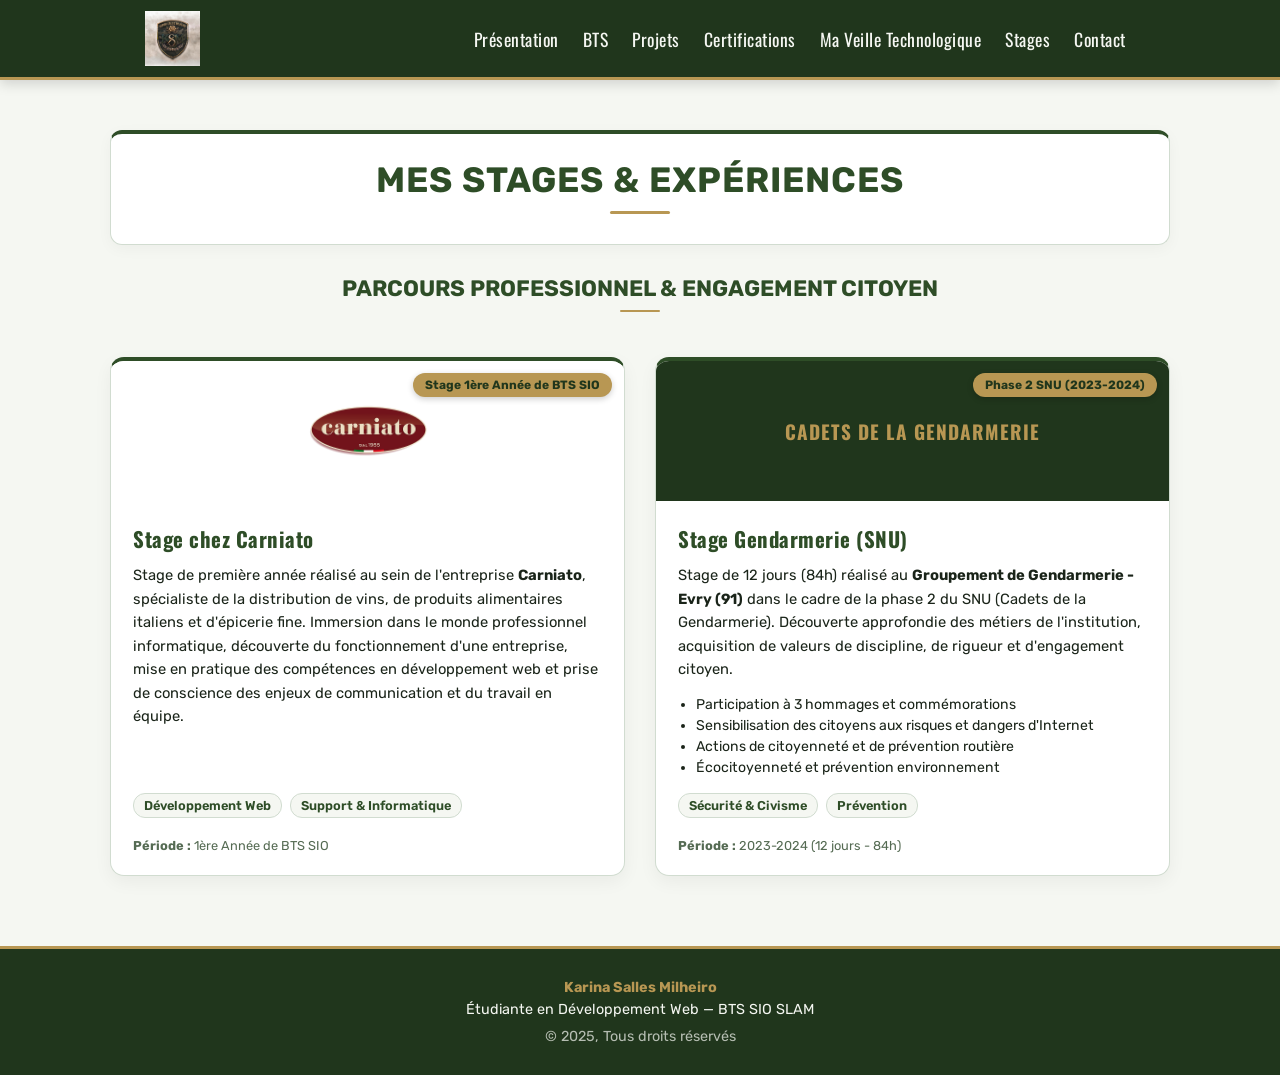
<file: stages.html>
<!DOCTYPE html>
<html lang="fr">
<head>
    <meta charset="UTF-8">
    <meta name="viewport" content="width=device-width, initial-scale=1.0">
    <title>Portfolio - Karina S. - Mes Stages & Engagements</title>
    <link rel="stylesheet" href="Portfolio Karina.css">
</head>
<body>

    <!-- BARRE DE NAVIGATION -->
    <div class="entete">
        <img src="MonLogoOfficiel.jpg" alt="Logo KSM" class="logo-img">
        <div class="nav-links">
            <a href="index.html" id="enteteAccueil">Présentation</a>
            <a href="BTS.html" id="enteteBTS">BTS</a>
            <a href="projet.html" id="enteteProjet">Projets</a>
            <a href="Certif.html" id="enteteCertif">Certifications</a>
            <a href="VT.html" id="enteteVeille">Ma Veille Technologique</a>
            <a href="stages.html" id="enteteStages">Stages</a>
            <a href="MonContact.html" id="enteteContact">Contact</a>
        </div>
    </div>

    <!-- CONTENU PRINCIPAL -->
    <div class="container">
        
        <!-- EN-TÊTE DE PAGE -->
        <header class="page-header">
            <h1>Mes Stages & Expériences</h1>
            <div class="titre-ligne"></div>
        </header>

        <div class="bts-section">
            <h3 class="sous-titre-cat">Parcours professionnel & Engagement citoyen</h3>
            <div class="titre-ligne-petit"></div>
        </div>

        <!-- GRILLE DES STAGES (CARTES) -->
        <div class="projets-grid">

            <!-- STAGE 1 : CARNIATO -->
            <div class="carte-projet">
                <div class="projet-image-box" style="background-color: #ffffff; padding: 10px; display: flex; align-items: center; justify-content: center;">
                    <img src="logo_carniato.png" alt="Logo Carniato" style="max-height: 100%; max-width: 100%; object-fit: contain;">
                    <span class="projet-badge-type">Stage 1ère Année de BTS SIO</span>
                </div>
                <div class="projet-content">
                    <h3>Stage chez Carniato</h3>
                    <p class="projet-desc">
                        Stage de première année réalisé au sein de l'entreprise <strong>Carniato</strong>, spécialiste de la distribution de vins, de produits alimentaires italiens et d'épicerie fine. 
                        Immersion dans le monde professionnel informatique, découverte du fonctionnement d'une entreprise, mise en pratique des compétences en développement web et prise de conscience des enjeux de communication et du travail en équipe.
                    </p>
                    <div class="projet-techs">
                        <span class="tech-tag">Développement Web</span>
                        <span class="tech-tag">Support & Informatique</span>
                    </div>
                    <p style="font-size: 0.8rem; color: var(--text-muted);"><strong>Période :</strong> 1ère Année de BTS SIO</p>
                </div>
            </div>

            <!-- STAGE 2 : GENDARMERIE / SNU -->
            <div class="carte-projet">
                <div class="projet-image-box" style="background-color: #20361c; display: flex; align-items: center; justify-content: center;">
                    <span style="color: var(--gold-chic); font-family: 'Oswald', sans-serif; font-size: 1.2rem; font-weight: bold; letter-spacing: 1px; text-align: center; padding: 0 10px;">CADETS DE LA GENDARMERIE</span>
                    <span class="projet-badge-type">Phase 2 SNU (2023-2024)</span>
                </div>
                <div class="projet-content">
                    <h3>Stage Gendarmerie (SNU)</h3>
                    <p class="projet-desc" style="margin-bottom: 12px;">
                        Stage de 12 jours (84h) réalisé au <strong>Groupement de Gendarmerie - Evry (91)</strong> dans le cadre de la phase 2 du SNU (Cadets de la Gendarmerie). 
                        Découverte approfondie des métiers de l'institution, acquisition de valeurs de discipline, de rigueur et d'engagement citoyen.
                    </p>
                    
                    <ul style="font-family: 'Rubik', sans-serif; font-size: 0.88rem; color: var(--text-color); padding-left: 18px; margin-bottom: 15px; line-height: 1.5;">
                        <li>Participation à 3 hommages et commémorations</li>
                        <li>Sensibilisation des citoyens aux risques et dangers d'Internet</li>
                        <li>Actions de citoyenneté et de prévention routière</li>
                        <li>Écocitoyenneté et prévention environnement</li>
                    </ul>

                    <div class="projet-techs">
                        <span class="tech-tag">Sécurité & Civisme</span>
                        <span class="tech-tag">Prévention</span>
                    </div>
                    <p style="font-size: 0.8rem; color: var(--text-muted);"><strong>Période :</strong> 2023-2024 (12 jours - 84h)</p>
                </div>
            </div>

        </div>

    </div>

    <!-- PIED DE PAGE -->
    <div class="baspage">
        <p class="footer-nom">Karina Salles Milheiro</p>
        <p>Étudiante en Développement Web — BTS SIO SLAM</p>
        <p class="copyright">© 2025, Tous droits réservés</p>
    </div>

</body>
</html>
</file>
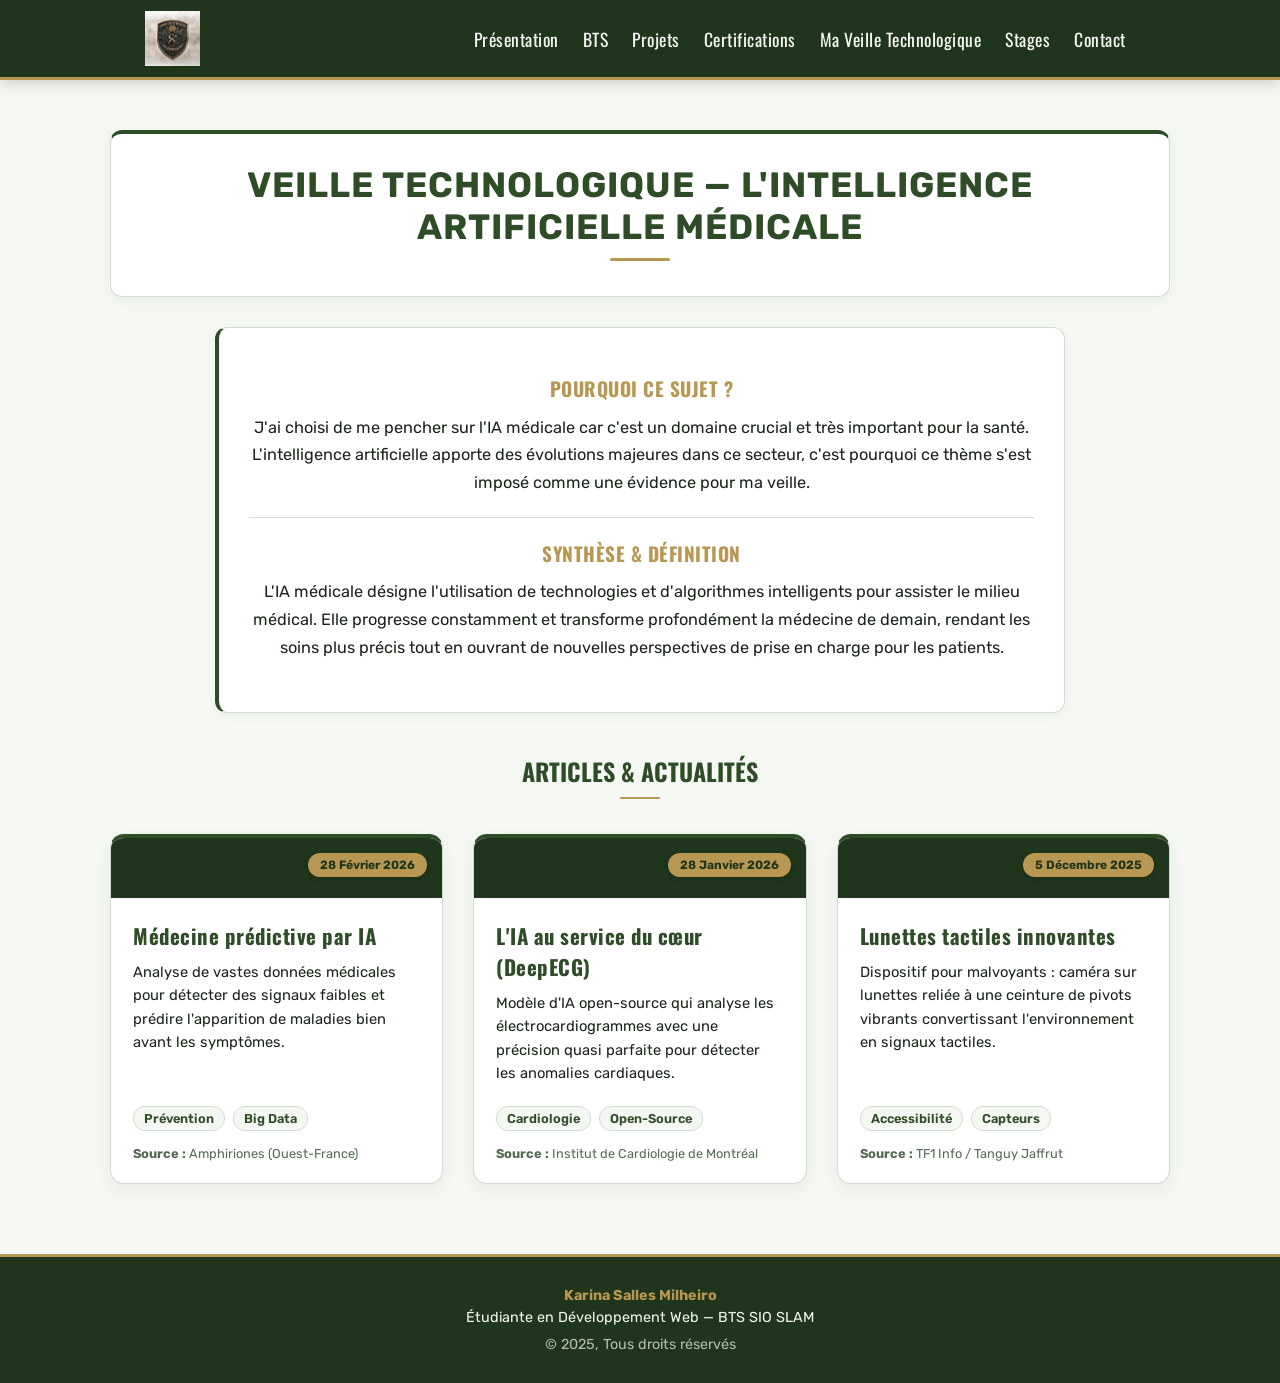
<file: VT.html>
<!DOCTYPE html>
<html lang="fr">
<head>
    <meta charset="UTF-8">
    <meta name="viewport" content="width=device-width, initial-scale=1.0">
    <title>Portfolio - Karina S. - Veille Technologique</title>
    <link rel="stylesheet" href="VT.css">
</head>
<body>

    <!-- BARRE DE NAVIGATION -->
    <div class="entete">
        <img src="MonLogoOfficiel.jpg" alt="Logo KSM" class="logo-img">
        <div class="nav-links">
            <a href="index.html" id="enteteAccueil">Présentation</a>
            <a href="BTS.html" id="enteteBTS">BTS</a>
            <a href="projet.html" id="enteteProjet">Projets</a>
            <a href="Certif.html" id="enteteCertif">Certifications</a>
            <a href="VT.html" id="enteteVeille">Ma Veille Technologique</a>
            <a href="stages.html" id="enteteStages">Stages</a>
            <a href="MonContact.html" id="enteteContact">Contact</a>
        </div>
    </div>

    <!-- CONTENU PRINCIPAL -->
    <div class="container">
        
        <!-- EN-TÊTE DE PAGE -->
        <header class="page-header">
            <h1>Veille Technologique — L'Intelligence Artificielle Médicale</h1>
            <div class="titre-ligne"></div>
        </header>

        <!-- BLOC UNIQUE : INTRODUCTION ET SYNTHÈSE (TEXTES COURTS) -->
        <section class="bts-section">
            <div class="bts-texte-intro" style="text-align: left; font-family: 'Rubik', sans-serif;">
                
                <h3 class="titre-interne-jaune">Pourquoi ce sujet ?</h3>
                <p style="text-align: center; margin-bottom: 20px;">
                    J'ai choisi de me pencher sur l'IA médicale car c'est un domaine crucial et très important pour la santé. L'intelligence artificielle apporte des évolutions majeures dans ce secteur, c'est pourquoi ce thème s'est imposé comme une évidence pour ma veille.

                <hr style="border: none; border-top: 1px solid var(--border-color); margin: 20px 0;">

                <h3 class="titre-interne-jaune">Synthèse & Définition</h3>
                <p style="text-align: center; margin-bottom: 20px;">
                    L'IA médicale désigne l'utilisation de technologies et d'algorithmes intelligents pour assister le milieu médical. Elle progresse constamment et transforme profondément la médecine de demain, rendant les soins plus précis tout en ouvrant de nouvelles perspectives de prise en charge pour les patients.
                </p>
            </div>
        </section>

        <!-- SECTION ARTICLES -->
        <div class="bts-section" style="margin-top: 40px;">
            <h3 class="sous-titre-cat">Articles & Actualités</h3>
            <div class="titre-ligne-petit"></div>
        </div>

        <!-- GRILLE DES ARTICLES -->
        <div class="projets-grid">

            <!-- ARTICLE 1 -->
            <div class="carte-projet">
                <div class="projet-image-box">
                    <span class="projet-badge-type">28 Février 2026</span>
                </div>
                <div class="projet-content">
                    <h3>Médecine prédictive par IA</h3>
                    <p class="projet-desc">
                        Analyse de vastes données médicales pour détecter des signaux faibles et prédire l'apparition de maladies bien avant les symptômes.
                    </p>
                    <div class="projet-techs">
                        <span class="tech-tag">Prévention</span>
                        <span class="tech-tag">Big Data</span>
                    </div>
                    <p style="font-size: 0.8rem; color: var(--text-muted); font-family: 'Rubik', sans-serif;"><strong>Source :</strong> Amphiriones (Ouest-France)</p>
                </div>
            </div>

            <!-- ARTICLE 2 -->
            <div class="carte-projet">
                <div class="projet-image-box">
                    <span class="projet-badge-type">28 Janvier 2026</span>
                </div>
                <div class="projet-content">
                    <h3>L'IA au service du cœur (DeepECG)</h3>
                    <p class="projet-desc">
                        Modèle d'IA open-source qui analyse les électrocardiogrammes avec une précision quasi parfaite pour détecter les anomalies cardiaques.
                    </p>
                    <div class="projet-techs">
                        <span class="tech-tag">Cardiologie</span>
                        <span class="tech-tag">Open-Source</span>
                    </div>
                    <p style="font-size: 0.8rem; color: var(--text-muted); font-family: 'Rubik', sans-serif;"><strong>Source :</strong> Institut de Cardiologie de Montréal</p>
                </div>
            </div>

            <!-- ARTICLE 3 -->
            <div class="carte-projet">
                <div class="projet-image-box">
                    <span class="projet-badge-type">5 Décembre 2025</span>
                </div>
                <div class="projet-content">
                    <h3>Lunettes tactiles innovantes</h3>
                    <p class="projet-desc">
                        Dispositif pour malvoyants : caméra sur lunettes reliée à une ceinture de pivots vibrants convertissant l'environnement en signaux tactiles.
                    </p>
                    <div class="projet-techs">
                        <span class="tech-tag">Accessibilité</span>
                        <span class="tech-tag">Capteurs</span>
                    </div>
                    <p style="font-size: 0.8rem; color: var(--text-muted); font-family: 'Rubik', sans-serif;"><strong>Source :</strong> TF1 Info / Tanguy Jaffrut</p>
                </div>
            </div>
        </div>

    </div>

    <!-- PIED DE PAGE -->
    <div class="baspage">
        <p class="footer-nom">Karina Salles Milheiro</p>
        <p>Étudiante en Développement Web — BTS SIO SLAM</p>
        <p class="copyright">© 2025, Tous droits réservés</p>
    </div>

</body>
</html>
</file>
<file: Portfolio Karina.css>
@import url('https://fonts.googleapis.com/css2?family=Oswald:wght@300;400;500;600;700&family=Rubik:wght@300;400;500;600;700&display=swap');

/* ===================================================
   1. PALETTE DE COULEURS & VARIABLES (CAMOUFLAGE CHIC)
   =================================================== */
:root {
    --bg-color: #f5f7f2;        /* Fond clair, doux et lumineux */
    --card-bg: #ffffff;         /* Fond blanc pur pour les cartes */
    --accent-color: #2e4d27;    /* Vert armée / gendarmerie chic */
    --accent-light: #416d38;    /* Vert au survol */
    --gold-chic: #b89753;       /* Doré (galon / insigne) */
    --text-color: #1a2419;      /* Texte foncé ultra lisible */
    --text-muted: #556b53;      /* Texte secondaire vert-gris */
    --border-color: #d1dcd0;    /* Bordure claire et propre */
}

/* RESET DE BASE */
* {
    margin: 0;
    padding: 0;
    box-sizing: border-box;
    font-family: 'Rubik', sans-serif;
    text-decoration: none;
    transition: all 0.3s ease;
}

body {
    background-color: var(--bg-color);
    color: var(--text-color);
    font-family: "Oswald", sans-serif;
    display: flex;
    flex-direction: column;
    min-height: 100vh;
}

/* ===================================================
   2. TYPOGRAPHIE, TITRES CENTRÉS & SURLIGNAGE
   =================================================== */
h2, h2.titre-section {
    text-align: center;
    color: var(--accent-color);
    margin-top: 50px;
    margin-bottom: 10px;
    font-size: 2.2rem;
    width: 100%;
    text-transform: uppercase;
    letter-spacing: 1px;
}

.sous-titre-cat {
    text-align: center;
    color: var(--accent-color);
    font-size: 1.4rem;
    font-weight: bold;
    margin-top: 25px;
    margin-bottom: 5px;
    width: 100%;
    text-transform: uppercase;
}

.sous-titre-subcat {
    text-align: center;
    color: var(--gold-chic);
    font-size: 1.1rem;
    font-weight: bold;
    margin-top: 15px;
    margin-bottom: 10px;
    width: 100%;
    text-transform: uppercase;
}

/* PETITS TITRES INTERNES DORÉS ET CENTRÉS (POUR LA VEILLE) */
.titre-interne-jaune {
    text-align: center;
    color: var(--gold-chic);
    font-size: 1.2rem;
    font-family: "Oswald", sans-serif;
    text-transform: uppercase;
    margin-top: 15px;
    margin-bottom: 8px;
    letter-spacing: 0.5px;
}

/* PETITES BARRES DORÉES DE SURLIGNAGE SOUS LES TITRES */
.titre-ligne {
    width: 60px;
    height: 3px;
    background-color: var(--gold-chic);
    margin: 10px auto 5px auto;
    border-radius: 2px;
}

.titre-ligne-petit {
    width: 40px;
    height: 2px;
    background-color: var(--gold-chic);
    margin: 8px auto 20px auto;
    border-radius: 2px;
}

/* ===================================================
   3. EN-TÊTE / BARRE DE NAVIGATION
   =================================================== */
.entete {
    display: flex;
    flex-direction: row;
    justify-content: space-around;
    align-items: center;
    min-height: 80px;
    padding: 10px 20px;
    background-color: #20361c;
    position: sticky;
    top: 0;
    z-index: 100;
    flex-wrap: wrap;
    gap: 15px;
    border-bottom: 3px solid var(--gold-chic);
    box-shadow: 0 4px 12px rgba(0, 0, 0, 0.15);
}

.logo-img {
    max-height: 55px;
    width: auto;
    object-fit: contain;
}

.nav-links a, .entete a { 
    color: #f5f7f2; 
    font-size: 1.1rem;
    font-family: "Oswald", sans-serif;
    padding: 5px 10px;
    letter-spacing: 0.5px;
}

.entete a:hover {
    color: var(--gold-chic);
    transform: translateY(-2px);
}

#enteteBTS, #enteteStages, #enteteCertif, #enteteProjet, #enteteVeille, #enteteAccueil, #enteteContact {
    position: relative;
    transition: transform 0.3s ease-in-out;
}

#enteteBTS:hover, #enteteStages:hover, #enteteCertif:hover, #enteteProjet:hover, #enteteVeille:hover, #enteteAccueil:hover, #enteteContact:hover {
    transform: scale(1.1);
}

/* ===================================================
   4. BLOC DE PRÉSENTATION (.MOI)
   =================================================== */
.moi {
    max-width: 750px;
    width: 90%;
    margin: 40px auto;
    background-color: var(--card-bg);
    padding: 40px 30px;
    color: var(--text-color);
    text-align: center;
    position: relative;
    border: 2px solid var(--accent-color);
    border-radius: 16px;
    box-shadow: 0 10px 25px rgba(46, 77, 39, 0.1);
}

.photo-profil {
    width: 180px;
    height: 180px;
    border: 3px solid var(--gold-chic);
    border-radius: 50%;
    object-fit: cover;
    margin-bottom: 20px;
    box-shadow: 0 0 15px rgba(184, 151, 83, 0.3);
}

.moi p {
    font-family: 'Rubik', sans-serif;
    line-height: 1.7;
    margin-bottom: 25px;
    color: var(--text-color);
    font-size: 1.05rem;
}

/* BOUTONS D'ACTION (CTA) */
.cta-container {
    display: flex;
    flex-direction: column;
    gap: 12px;
    align-items: center;
}

.cta {
    border: 2px solid var(--accent-color);
    background-color: #f5f7f2;
    text-align: center;
    padding: 10px 20px;
    border-radius: 25px;
    width: 100%;
    max-width: 380px;
    margin: 5px auto;
}

.cta a {
    color: var(--accent-color);
    font-weight: bold;
    font-family: 'Rubik', sans-serif;
    font-size: 0.95rem;
    display: block;
}

.cta:hover {
    background-color: var(--accent-color);
    border-color: var(--gold-chic);
    transform: translateY(-2px);
}

.cta:hover a {
    color: white;
}

/* ===================================================
   5. FRISE CHRONOLOGIQUE
   =================================================== */
.frise-chronologique {
    display: flex;
    justify-content: space-between;
    align-items: flex-start;
    max-width: 1100px;
    margin: 0 auto;
    position: relative;
    padding: 20px;
    flex-wrap: wrap;
    gap: 20px;
} 

.frise-chronologique::before {
    content: '';
    position: absolute;
    top: 55px;
    left: 40px;
    right: 40px;
    height: 4px;
    background-color: var(--accent-color);
    z-index: 0;
}

.etape {
    position: relative;
    flex: 1 1 200px;
    text-align: center;
    z-index: 1;
}

.date {
    color: var(--accent-color);
    font-size: 1.2rem;
    font-weight: bold;
    margin-bottom: 15px;
}

.point {
    width: 20px;
    height: 20px;
    background-color: var(--gold-chic);
    border: 4px solid var(--accent-color);
    border-radius: 50%;
    margin: 0 auto 20px auto;
    transition: background-color 0.3s, transform 0.3s;
}

.etape:hover .point {
    background-color: var(--accent-light);
    transform: scale(1.2);
}

.contenu {
    background-color: var(--card-bg);
    border: 1px solid var(--border-color);
    border-radius: 12px;
    padding: 18px;
    box-shadow: 0 4px 10px rgba(0, 0, 0, 0.05);
    color: var(--text-color);
}

.contenu h3 {
    margin-bottom: 8px;
    color: var(--accent-color);
    font-size: 1.1rem;
} 

.contenu p {
    font-family: 'Rubik', sans-serif;
    font-size: 0.9rem;
    line-height: 1.4;
    color: var(--text-color);
}

/* ===================================================
   6. GRILLE DES COMPÉTENCES (BADGES MODERNES)
   =================================================== */
.categorie-competences {
    max-width: 1000px;
    margin: 20px auto;
    padding: 0 20px;
    text-align: center;
}

.skills-grid {
    display: flex;
    justify-content: center;
    flex-wrap: wrap;
    gap: 15px;
    margin-top: 15px;
    margin-bottom: 25px;
}

.skill-badge {
    background-color: var(--card-bg);
    border: 1px solid var(--border-color);
    border-left: 4px solid var(--accent-color);
    padding: 10px 22px;
    border-radius: 30px;
    display: flex;
    align-items: center;
    gap: 10px;
    box-shadow: 0 4px 10px rgba(0, 0, 0, 0.04);
    font-family: 'Rubik', sans-serif;
    font-weight: 600;
    color: var(--text-color);
    font-size: 0.95rem;
}

.skill-badge img {
    width: 24px;
    height: 24px;
    object-fit: contain;
}

.skill-badge:hover {
    transform: translateY(-3px);
    border-color: var(--gold-chic);
    box-shadow: 0 6px 15px rgba(184, 151, 83, 0.25);
}

/* ===================================================
   7. PAGE BTS & EN-TÊTES DE PAGES ENCADRÉS (.page-header)
   =================================================== */
.container {
    max-width: 1100px;
    margin: 0 auto;
    padding: 20px;
    width: 100%;
}

header.page-header {
    text-align: center;
    padding: 25px 20px;
    background-color: var(--card-bg);
    border-radius: 12px;
    margin: 30px 0;
    border: 1px solid var(--border-color);
    border-top: 4px solid var(--accent-color);
    box-shadow: 0 4px 15px rgba(0, 0, 0, 0.04);
}

header.page-header h1 {
    font-size: 2.2rem;
    color: var(--accent-color);
    text-transform: uppercase;
    letter-spacing: 1px;
}

.bts-section {
    margin-bottom: 45px;
    text-align: center;
}

.bts-texte-intro {
    background-color: var(--card-bg);
    padding: 25px;
    border-radius: 12px;
    border: 1px solid var(--border-color);
    border-left: 4px solid var(--accent-color);
    max-width: 850px;
    margin: 0 auto;
    font-family: 'Rubik', sans-serif;
    font-size: 1.05rem;
    line-height: 1.7;
    box-shadow: 0 4px 12px rgba(0, 0, 0, 0.03);
}

/* STRUCTURE TABLEAUX BTS */
.tableau-container {
    width: 100%;
    overflow-x: auto;
    margin-top: 15px;
    display: flex;
    justify-content: center;
}

.tableau-bts {
    width: 100%;
    max-width: 950px;
    border-collapse: collapse;
    background-color: var(--card-bg);
    border: 1px solid var(--border-color);
    border-radius: 12px;
    overflow: hidden;
    box-shadow: 0 6px 18px rgba(0, 0, 0, 0.05);
}

/* EN-TÊTES DE TABLEAUX AVEC ICÔNES */
.tableau-bts th {
    background-color: #20361c;
    color: #f5f7f2;
    padding: 16px;
    font-family: "Oswald", sans-serif;
    border-bottom: 3px solid var(--gold-chic);
    width: 50%;
}

.th-content {
    display: flex;
    align-items: center;
    justify-content: center;
    gap: 15px;
    text-align: left;
}

.th-icon {
    font-size: 1.6rem;
    color: var(--gold-chic);
    background-color: rgba(184, 151, 83, 0.15);
    padding: 8px 12px;
    border-radius: 8px;
    border: 1px solid var(--gold-chic);
    display: flex;
    align-items: center;
    justify-content: center;
}

.tableau-bts th strong {
    font-size: 1.3rem;
    color: var(--gold-chic);
    letter-spacing: 1px;
    display: block;
    text-align: left;
}

.tableau-bts th span {
    font-size: 0.85rem;
    font-family: 'Rubik', sans-serif;
    font-weight: normal;
    display: block;
    margin-top: 2px;
    opacity: 0.9;
    text-align: left;
}

/* CONTENU DES CELLULES */
.tableau-bts td {
    padding: 22px;
    border: 1px solid var(--border-color);
    color: var(--text-color);
    font-family: 'Rubik', sans-serif;
    font-size: 0.95rem;
    line-height: 1.6;
    vertical-align: top;
    text-align: left;
    background-color: #ffffff;
}

/* LISTES À PUCE DORÉES POUR LES DÉBOUCHÉS */
.tableau-bts ul.custom-list {
    list-style: none;
    padding-left: 0;
}

.tableau-bts ul.custom-list li {
    position: relative;
    padding-left: 20px;
    margin-bottom: 8px;
}

.tableau-bts ul.custom-list li::before {
    content: "•";
    position: absolute;
    left: 0;
    color: var(--gold-chic);
    font-weight: bold;
    font-size: 1.2rem;
    line-height: 1;
}

/* ===================================================
   8. PAGE PROJETS & VEILLE TECHNOLOGIQUE (CARTES)
   =================================================== */
.projets-grid {
    display: grid;
    grid-template-columns: repeat(auto-fit, minmax(320px, 1fr));
    gap: 30px;
    max-width: 1100px;
    margin: 30px auto 50px auto;
}

.carte-projet {
    background-color: var(--card-bg);
    border: 1px solid var(--border-color);
    border-top: 4px solid var(--accent-color);
    border-radius: 14px;
    overflow: hidden;
    box-shadow: 0 6px 18px rgba(0, 0, 0, 0.05);
    display: flex;
    flex-direction: column;
    transition: transform 0.3s ease, box-shadow 0.3s ease, border-color 0.3s ease;
}

.carte-projet:hover {
    transform: translateY(-6px);
    border-top-color: var(--gold-chic);
    box-shadow: 0 12px 25px rgba(184, 151, 83, 0.2);
}

.projet-image-box {
    position: relative;
    width: 100%;
    height: 140px;
    background-color: #20361c;
    overflow: hidden;
    display: flex;
    align-items: center;
    justify-content: center;
}

.projet-img {
    width: 100%;
    height: 100%;
    object-fit: cover;
    transition: transform 0.4s ease;
}

.carte-projet:hover .projet-img {
    transform: scale(1.05);
}

.projet-badge-type {
    position: absolute;
    top: 12px;
    right: 12px;
    background-color: var(--gold-chic);
    color: #20361c;
    font-size: 0.75rem;
    font-weight: bold;
    padding: 5px 12px;
    border-radius: 20px;
    font-family: 'Rubik', sans-serif;
    box-shadow: 0 2px 6px rgba(0, 0, 0, 0.2);
    z-index: 2;
}

.projet-content {
    padding: 22px;
    display: flex;
    flex-direction: column;
    flex: 1;
    text-align: left;
}

.projet-content h3 {
    color: var(--accent-color);
    font-size: 1.3rem;
    font-family: "Oswald", sans-serif;
    margin-bottom: 10px;
    letter-spacing: 0.5px;
}

.projet-desc {
    font-family: 'Rubik', sans-serif;
    font-size: 0.92rem;
    color: var(--text-color);
    line-height: 1.6;
    margin-bottom: 20px;
    flex: 1;
}

.projet-techs {
    display: flex;
    flex-wrap: wrap;
    gap: 8px;
    margin-bottom: 20px;
}

.tech-tag {
    background-color: var(--bg-color);
    border: 1px solid var(--border-color);
    color: var(--accent-color);
    font-size: 0.8rem;
    font-weight: 600;
    padding: 4px 10px;
    border-radius: 12px;
    font-family: 'Rubik', sans-serif;
}

.projet-btn {
    width: 100%;
    margin: 0;
}

/* ===================================================
   9. PAGE CERTIFICATIONS (CARTES PROPRES & ALIGNÉES)
   =================================================== */
.certifs-grid {
    display: grid;
    grid-template-columns: repeat(auto-fit, minmax(320px, 1fr));
    gap: 30px;
    max-width: 1100px;
    margin: 30px auto 50px auto;
}

.carte-certif {
    background-color: var(--card-bg);
    border: 1px solid var(--border-color);
    border-top: 4px solid var(--accent-color);
    border-radius: 14px;
    padding: 22px;
    box-shadow: 0 6px 18px rgba(0, 0, 0, 0.05);
    display: flex;
    flex-direction: column;
    justify-content: space-between;
    transition: transform 0.3s ease, box-shadow 0.3s ease, border-color 0.3s ease;
}

.carte-certif:hover {
    transform: translateY(-6px);
    border-top-color: var(--gold-chic);
    box-shadow: 0 12px 25px rgba(184, 151, 83, 0.2);
}

.certif-header {
    display: flex;
    justify-content: space-between;
    align-items: center;
    margin-bottom: 15px;
}

.certif-tag-org {
    background-color: #20361c;
    color: var(--gold-chic);
    font-size: 0.75rem;
    font-weight: bold;
    font-family: "Oswald", sans-serif;
    padding: 4px 12px;
    border-radius: 15px;
    border: 1px solid var(--gold-chic);
    letter-spacing: 0.5px;
}

.certif-status {
    color: #2e7d32;
    background-color: #e8f5e9;
    font-size: 0.75rem;
    font-weight: bold;
    padding: 4px 10px;
    border-radius: 15px;
    border: 1px solid #c8e6c9;
}

.certif-img-container {
    width: 100%;
    height: 140px;
    background-color: var(--bg-color);
    border-radius: 10px;
    border: 1px solid var(--border-color);
    display: flex;
    align-items: center;
    justify-content: center;
    overflow: hidden;
    margin-bottom: 15px;
    padding: 10px;
}

.certif-img {
    max-width: 100%;
    max-height: 100%;
    object-fit: contain;
}

.certif-body {
    text-align: left;
    flex: 1;
}

.certif-body h3 {
    color: var(--accent-color);
    font-family: "Oswald", sans-serif;
    font-size: 1.25rem;
    margin-bottom: 4px;
}

.certif-orga {
    color: var(--gold-chic);
    font-size: 0.8rem;
    font-weight: bold;
    text-transform: uppercase;
    margin-bottom: 12px;
    font-family: 'Rubik', sans-serif;
}

.certif-desc {
    font-size: 0.9rem;
    line-height: 1.5;
    color: var(--text-color);
    margin-bottom: 15px;
    font-family: 'Rubik', sans-serif;
}

.certif-btn {
    width: 100%;
    margin-top: 15px;
}

/* ===================================================
   10. PIED DE PAGE
   =================================================== */
.baspage {
    background-color: #20361c;
    border-top: 3px solid var(--gold-chic);
    width: 100%;
    padding: 30px 20px;
    color: #f5f7f2;
    text-align: center;
    margin-top: auto;
}

.footer-nom {
    font-family: "Oswald", sans-serif;
    color: var(--gold-chic);
    font-size: 1.3rem;
    font-weight: bold;
    margin-bottom: 5px;
}

.baspage p {
    font-family: 'Rubik', sans-serif;
    font-size: 0.9rem;
}

.copyright {
    margin-top: 10px;
    font-size: 0.8rem;
    opacity: 0.7;
}
</file>
<file: CvPage.css>
@import url('https://fonts.googleapis.com/css2?family=Oswald:wght@300;400;500;600;700&family=Rubik:wght@300;400;500;600;700&display=swap');

/* ===================================================
   1. PALETTE DE COULEURS & VARIABLES (CAMOUFLAGE CHIC)
   =================================================== */
:root {
    --bg-color: #f5f7f2;        /* Fond clair, doux et lumineux */
    --card-bg: #ffffff;         /* Fond blanc pur pour les cartes */
    --accent-color: #2e4d27;    /* Vert armée / gendarmerie chic */
    --accent-light: #416d38;    /* Vert au survol */
    --gold-chic: #b89753;       /* Doré (galon / insigne) */
    --text-color: #1a2419;      /* Texte foncé ultra lisible */
    --text-muted: #556b53;      /* Texte secondaire vert-gris */
    --border-color: #d1dcd0;    /* Bordure claire et propre */
}

/* RESET DE BASE */
* {
    margin: 0;
    padding: 0;
    box-sizing: border-box;
    font-family: 'Rubik', sans-serif;
    text-decoration: none;
    transition: all 0.3s ease;
}

body {
    background-color: var(--bg-color);
    color: var(--text-color);
    font-family: "Oswald", sans-serif;
    display: flex;
    flex-direction: column;
    min-height: 100vh;
}

/* ===================================================
   2. TYPOGRAPHIE & SURLIGNAGE DES TITRES
   =================================================== */
.sous-titre-subcat {
    text-align: left;
    color: var(--accent-color);
    font-size: 1.15rem;
    font-weight: bold;
    text-transform: uppercase;
    font-family: "Oswald", sans-serif;
    letter-spacing: 0.5px;
}

.titre-ligne {
    width: 60px;
    height: 3px;
    background-color: var(--gold-chic);
    margin: 10px auto 5px auto;
    border-radius: 2px;
}

.titre-ligne-petit {
    width: 40px;
    height: 2px;
    background-color: var(--gold-chic);
    border-radius: 2px;
}

/* ===================================================
   3. EN-TÊTE / BARRE DE NAVIGATION
   =================================================== */
.entete {
    display: flex;
    flex-direction: row;
    justify-content: space-around;
    align-items: center;
    min-height: 80px;
    padding: 10px 20px;
    background-color: #20361c;
    position: sticky;
    top: 0;
    z-index: 100;
    flex-wrap: wrap;
    gap: 15px;
    border-bottom: 3px solid var(--gold-chic);
    box-shadow: 0 4px 12px rgba(0, 0, 0, 0.15);
}

.logo-img {
    max-height: 55px;
    width: auto;
    object-fit: contain;
}

.nav-links a, .entete a { 
    color: #f5f7f2; 
    font-size: 1.1rem;
    font-family: "Oswald", sans-serif;
    padding: 5px 10px;
    letter-spacing: 0.5px;
}

.entete a:hover {
    color: var(--gold-chic);
    transform: translateY(-2px);
}

/* ===================================================
   4. CONTENEUR & EN-TÊTE DE PAGE CV
   =================================================== */
.container {
    max-width: 1100px;
    margin: 0 auto;
    padding: 20px;
    width: 100%;
}

header.page-header {
    text-align: center;
    padding: 30px 20px;
    background-color: var(--card-bg);
    border-radius: 12px;
    margin: 30px 0;
    border: 1px solid var(--border-color);
    border-top: 4px solid var(--accent-color);
    box-shadow: 0 4px 15px rgba(0, 0, 0, 0.04);
}

header.page-header h1 {
    font-size: 2.2rem;
    color: var(--accent-color);
    text-transform: uppercase;
    letter-spacing: 1px;
}

/* ===================================================
   5. STRUCTURE EN GRILLE DU CV (2 COLONNES)
   =================================================== */
.cv-grid-container {
    display: grid;
    grid-template-columns: 320px 1fr;
    gap: 30px;
    margin-bottom: 50px;
}

@media (max-width: 850px) {
    .cv-grid-container {
        grid-template-columns: 1fr;
    }
}

.cv-colonne-gauche, .cv-colonne-droite {
    display: flex;
    flex-direction: column;
    gap: 25px;
}

/* ===================================================
   6. LES BLOCS DE TYPE "CARTE" POUR LE CV
   =================================================== */
.carte-cv {
    background-color: var(--card-bg);
    border: 1px solid var(--border-color);
    border-top: 4px solid var(--accent-color);
    border-radius: 14px;
    padding: 22px;
    box-shadow: 0 6px 18px rgba(0, 0, 0, 0.05);
    text-align: left;
    transition: transform 0.3s ease, box-shadow 0.3s ease, border-color 0.3s ease;
}

.carte-cv:hover {
    transform: translateY(-4px);
    border-top-color: var(--gold-chic);
    box-shadow: 0 10px 22px rgba(184, 151, 83, 0.15);
}

.carte-cv p, .carte-cv li {
    font-family: 'Rubik', sans-serif;
    font-size: 0.9rem;
    color: var(--text-color);
    line-height: 1.6;
}

.carte-cv ul {
    padding-left: 18px;
    margin-top: 8px;
}

.cv-item-titre {
    display: flex;
    justify-content: space-between;
    font-weight: bold;
    color: var(--accent-color);
    font-family: "Oswald", sans-serif;
    font-size: 1.05rem;
}

.cv-item-date {
    color: var(--gold-chic);
    font-size: 0.85rem;
    font-family: "Oswald", sans-serif;
}

.cv-item-sous-texte {
    font-size: 0.85rem;
    color: var(--text-muted);
    font-family: 'Rubik', sans-serif;
    margin-top: 2px;
    margin-bottom: 6px;
}

/* ===================================================
   7. PIED DE PAGE
   =================================================== */
.baspage {
    background-color: #20361c;
    border-top: 3px solid var(--gold-chic);
    width: 100%;
    padding: 30px 20px;
    color: #f5f7f2;
    text-align: center;
    margin-top: auto;
}

.footer-nom {
    font-family: "Oswald", sans-serif;
    color: var(--gold-chic);
    font-size: 1.3rem;
    font-weight: bold;
    margin-bottom: 5px;
}

.baspage p {
    font-family: 'Rubik', sans-serif;
    font-size: 0.9rem;
}

.copyright {
    margin-top: 10px;
    font-size: 0.8rem;
    opacity: 0.7;
}
</file>
<file: VT.css>
@import url('https://fonts.googleapis.com/css2?family=Oswald:wght@300;400;500;600;700&family=Rubik:wght@300;400;500;600;700&display=swap');

:root {
    --bg-color: #f5f7f2;
    --card-bg: #ffffff;
    --accent-color: #2e4d27;
    --accent-light: #416d38;
    --gold-chic: #b89753;
    --text-color: #1a2419;
    --text-muted: #556b53;
    --border-color: #d1dcd0;
}

* {
    margin: 0;
    padding: 0;
    box-sizing: border-box;
    font-family: 'Rubik', sans-serif;
    text-decoration: none;
    transition: all 0.3s ease;
}

body {
    background-color: var(--bg-color);
    color: var(--text-color);
    font-family: "Oswald", sans-serif;
    display: flex;
    flex-direction: column;
    min-height: 100vh;
}

.sous-titre-cat {
    text-align: center;
    color: var(--accent-color);
    font-size: 1.5rem;
    font-weight: bold;
    margin-top: 30px;
    margin-bottom: 5px;
    width: 100%;
    text-transform: uppercase;
    font-family: "Oswald", sans-serif;
}

/* STYLE DES PETITS TITRES INTERNES JAUNES/DORÉS ET CENTRÉS */
.titre-interne-jaune {
    text-align: center;
    color: var(--gold-chic);
    font-size: 1.2rem;
    font-family: "Oswald", sans-serif;
    text-transform: uppercase;
    margin-top: 15px;
    margin-bottom: 8px;
    letter-spacing: 0.5px;
}

.titre-ligne {
    width: 60px;
    height: 3px;
    background-color: var(--gold-chic);
    margin: 10px auto 5px auto;
    border-radius: 2px;
}

.titre-ligne-petit {
    width: 40px;
    height: 2px;
    background-color: var(--gold-chic);
    margin: 8px auto 20px auto;
    border-radius: 2px;
}

.entete {
    display: flex;
    flex-direction: row;
    justify-content: space-around;
    align-items: center;
    min-height: 80px;
    padding: 10px 20px;
    background-color: #20361c;
    position: sticky;
    top: 0;
    z-index: 100;
    flex-wrap: wrap;
    gap: 15px;
    border-bottom: 3px solid var(--gold-chic);
    box-shadow: 0 4px 12px rgba(0, 0, 0, 0.15);
}

.logo-img {
    max-height: 55px;
    width: auto;
    object-fit: contain;
}

.nav-links a, .entete a { 
    color: #f5f7f2; 
    font-size: 1.1rem;
    font-family: "Oswald", sans-serif;
    padding: 5px 10px;
    letter-spacing: 0.5px;
}

.entete a:hover {
    color: var(--gold-chic);
    transform: translateY(-2px);
}

.container {
    max-width: 1100px;
    margin: 0 auto;
    padding: 20px;
    width: 100%;
}

header.page-header {
    text-align: center;
    padding: 30px 20px;
    background-color: var(--card-bg);
    border-radius: 12px;
    margin: 30px 0;
    border: 1px solid var(--border-color);
    border-top: 4px solid var(--accent-color);
    box-shadow: 0 4px 15px rgba(0, 0, 0, 0.04);
}

header.page-header h1 {
    font-size: 2.2rem;
    color: var(--accent-color);
    text-transform: uppercase;
    letter-spacing: 1px;
}

.bts-section {
    margin-bottom: 35px;
    text-align: center;
}

.bts-texte-intro {
    background-color: var(--card-bg);
    padding: 30px;
    border-radius: 12px;
    border: 1px solid var(--border-color);
    border-left: 4px solid var(--accent-color);
    max-width: 850px;
    margin: 0 auto;
    font-family: 'Rubik', sans-serif;
    font-size: 1.02rem;
    line-height: 1.7;
    box-shadow: 0 4px 12px rgba(0, 0, 0, 0.03);
    color: var(--text-color);
}

.projets-grid {
    display: grid;
    grid-template-columns: repeat(auto-fit, minmax(320px, 1fr));
    gap: 30px;
    max-width: 1100px;
    margin: 20px auto 50px auto;
}

.carte-projet {
    background-color: var(--card-bg);
    border: 1px solid var(--border-color);
    border-top: 4px solid var(--accent-color);
    border-radius: 14px;
    overflow: hidden;
    box-shadow: 0 6px 18px rgba(0, 0, 0, 0.05);
    display: flex;
    flex-direction: column;
    transition: transform 0.3s ease, box-shadow 0.3s ease, border-color 0.3s ease;
}

.carte-projet:hover {
    transform: translateY(-6px);
    border-top-color: var(--gold-chic);
    box-shadow: 0 12px 25px rgba(184, 151, 83, 0.2);
}

.projet-image-box {
    position: relative;
    width: 100%;
    height: 60px;
    background-color: #20361c;
    overflow: hidden;
}

.projet-badge-type {
    position: absolute;
    top: 15px;
    right: 15px;
    background-color: var(--gold-chic);
    color: #20361c;
    font-size: 0.75rem;
    font-weight: bold;
    padding: 5px 12px;
    border-radius: 20px;
    font-family: 'Rubik', sans-serif;
    box-shadow: 0 2px 6px rgba(0, 0, 0, 0.2);
}

.projet-content {
    padding: 22px;
    display: flex;
    flex-direction: column;
    flex: 1;
    text-align: left;
}

.projet-content h3 {
    color: var(--accent-color);
    font-size: 1.3rem;
    font-family: "Oswald", sans-serif;
    margin-bottom: 10px;
    letter-spacing: 0.5px;
}

.projet-desc {
    font-family: 'Rubik', sans-serif;
    font-size: 0.92rem;
    color: var(--text-color);
    line-height: 1.6;
    margin-bottom: 20px;
    flex: 1;
}

.projet-techs {
    display: flex;
    flex-wrap: wrap;
    gap: 8px;
    margin-bottom: 15px;
}

.tech-tag {
    background-color: var(--bg-color);
    border: 1px solid var(--border-color);
    color: var(--accent-color);
    font-size: 0.8rem;
    font-weight: 600;
    padding: 4px 10px;
    border-radius: 12px;
    font-family: 'Rubik', sans-serif;
}

.baspage {
    background-color: #20361c;
    border-top: 3px solid var(--gold-chic);
    width: 100%;
    padding: 30px 20px;
    color: #f5f7f2;
    text-align: center;
    margin-top: auto;
}

.footer-nom {
    font-family: "Oswald", sans-serif;
    color: var(--gold-chic);
    font-size: 1.3rem;
    font-weight: bold;
    margin-bottom: 5px;
}

.baspage p {
    font-family: 'Rubik', sans-serif;
    font-size: 0.9rem;
}

.copyright {
    margin-top: 10px;
    font-size: 0.8rem;
    opacity: 0.7;
}
</file>
